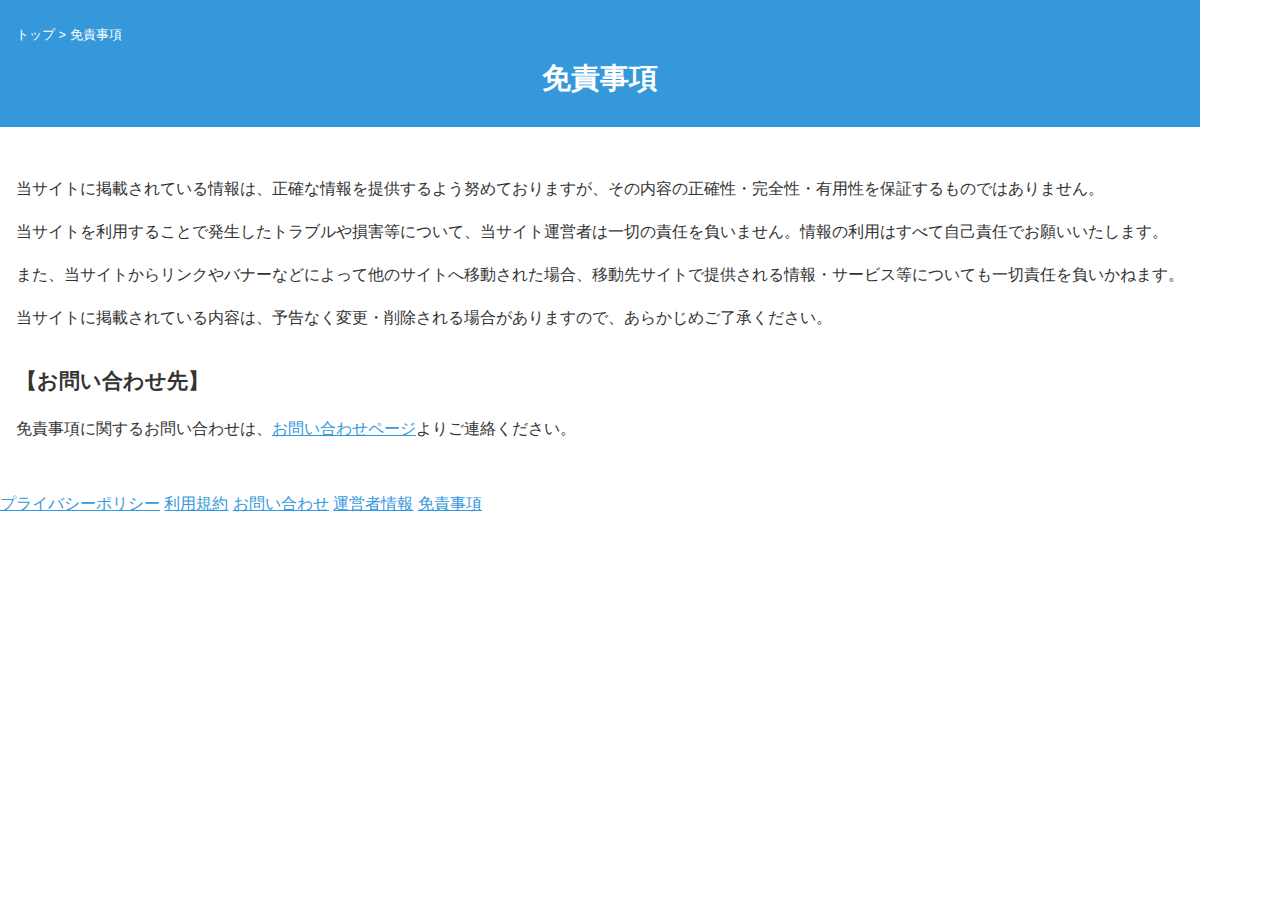
<file: disclaimer.html>
<!DOCTYPE html>
<html lang="ja">
<head>
  <meta charset="UTF-8" />
  <meta name="viewport" content="width=device-width, initial-scale=1.0"/>
  <title>免責事項</title>
  <link rel="stylesheet" href="styles.css" />
  <style>
    html, body {
      overflow-x: hidden;
      font-family: sans-serif;
      line-height: 1.7;
      margin: 0;
      padding: 0;
      background-color: #fff;
    }

    .header-section {
      background-color: #3498db;
      color: #fff;
      padding: 1.5rem 1rem;
      width: 100%;
      box-sizing: border-box;
    }

    .header-container {
      width: 100%;
    }

    .breadcrumb {
      font-size: 0.8rem;
      margin-bottom: 0.5rem;
      text-align: left;
    }

    .breadcrumb a {
      color: #fff;
      text-decoration: none;
    }

    .breadcrumb a:hover {
      text-decoration: underline;
    }

    h1 {
      font-size: 1.8rem;
      margin: 0;
      text-align: center;
      width: 100%;
    }

    .content {
      padding: 2rem 1rem;
      width: 100%;
      box-sizing: border-box;
    }

    h2 {
      font-size: 1.3rem;
      margin-top: 2rem;
    }

    a {
      color: #3498db;
      text-decoration: underline;
    }

    a:hover {
      text-decoration: none;
    }

    p {
      margin-top: 1rem;
    }
  </style>
</head>
<body>

  <div class="header-section">
    <div class="header-container">
      <div class="breadcrumb">
        <a href="/">トップ</a> &gt; 免責事項
      </div>
      <h1>免責事項</h1>
    </div>
  </div>

  <div class="content">
    <p>当サイトに掲載されている情報は、正確な情報を提供するよう努めておりますが、その内容の正確性・完全性・有用性を保証するものではありません。</p>
    <p>当サイトを利用することで発生したトラブルや損害等について、当サイト運営者は一切の責任を負いません。情報の利用はすべて自己責任でお願いいたします。</p>
    <p>また、当サイトからリンクやバナーなどによって他のサイトへ移動された場合、移動先サイトで提供される情報・サービス等についても一切責任を負いかねます。</p>
    <p>当サイトに掲載されている内容は、予告なく変更・削除される場合がありますので、あらかじめご了承ください。</p>

    <h2>【お問い合わせ先】</h2>
    <p>免責事項に関するお問い合わせは、<a href="/contact">お問い合わせページ</a>よりご連絡ください。</p>
  </div>

  <footer>
    <div class="footer-nav">
      <a href="/privacy-policy.html">プライバシーポリシー</a>
      <a href="/terms.html">利用規約</a>
      <a href="#campaign">お問い合わせ</a>
      <a href="#faq">運営者情報</a>
      <a href="/disclaimer.html">免責事項</a>
    </div>
  </footer>
</body>
</html>
</file>
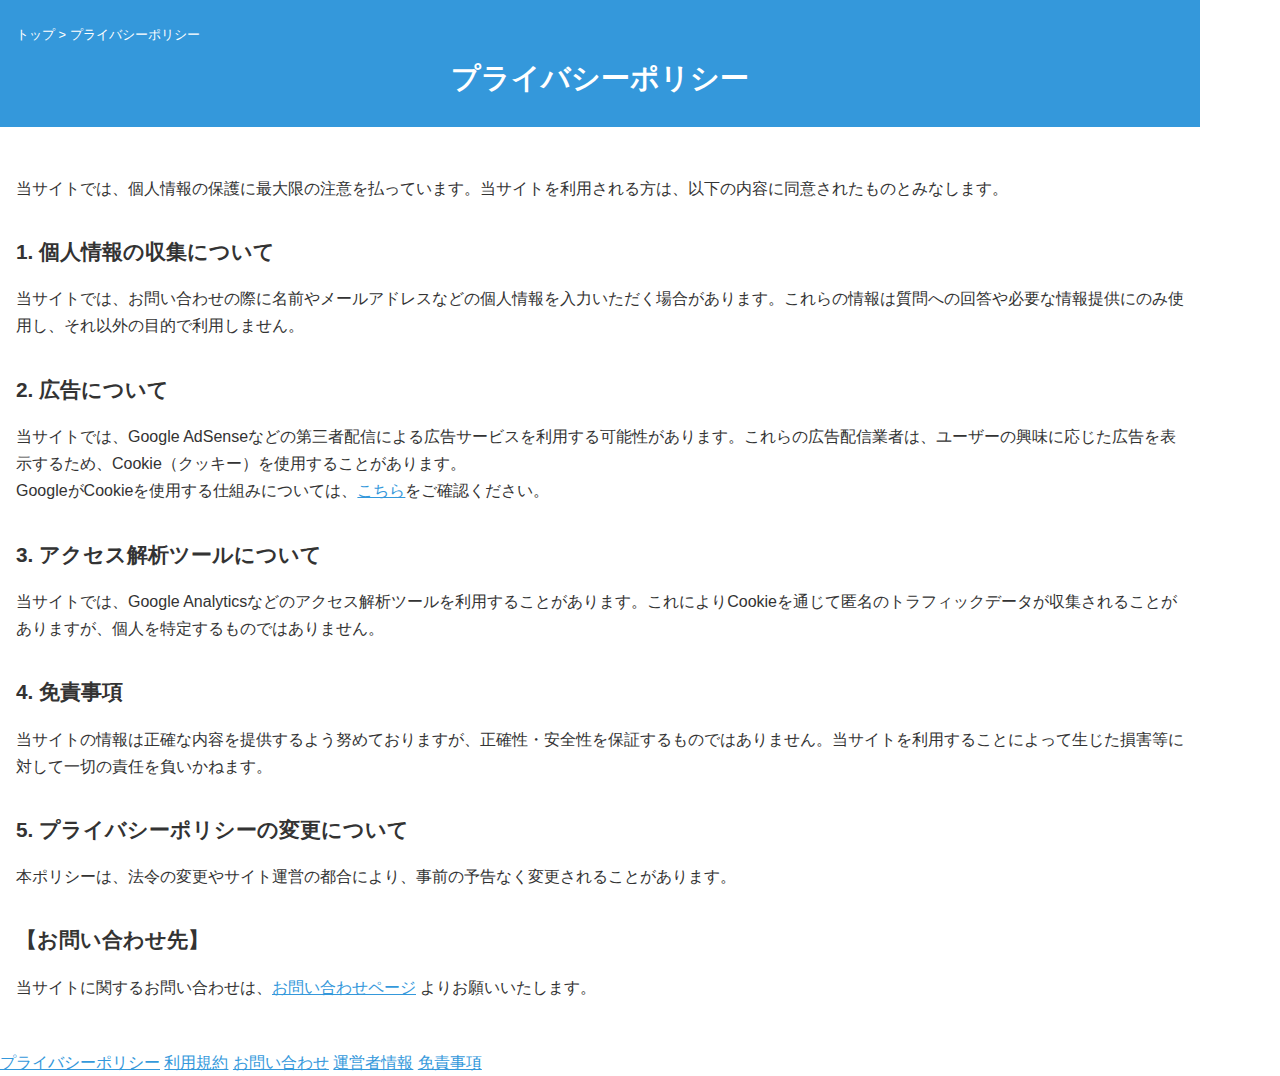
<file: privacy-policy.html>
<!DOCTYPE html>
<html lang="ja">
<head>
  <meta charset="UTF-8" />
  <meta name="viewport" content="width=device-width, initial-scals=1.0"/>
  <title>プライバシーポリシー</title>
  <link rel="stylesheet" href="styles.css" />
  <style>
    html, body {
      overflow-x: hidden; /* 横スクロール防止 */
      font-family: sans-serif;
      line-height: 1.7;
      margin: 0;
      padding: 0;
      background-color: #fff;
    }

    .header-section {
      background-color: #3498db;
      color: #fff;
      padding: 1.5rem 1rem;
      width: 100%;
      box-sizing: border-box;
    }

    .header-container {
      width: 100%;
    }

    .breadcrumb {
      font-size: 0.8rem;
      margin-bottom: 0.5rem;
      text-align: left; /* パンくずリストは左寄せ */
    }

    .breadcrumb a {
      color: #fff;
      text-decoration: none;
    }

    .breadcrumb a:hover {
      text-decoration: underline;
    }

    h1 {
      font-size: 1.8rem;
      margin: 0;
      text-align: center; /* 中央揃え */
      display: block;
      width: 100%;
    }

    .content {
      padding: 2rem 1rem;
      width: 100%;
      box-sizing: border-box;
    }

    h2 {
      font-size: 1.3rem;
      margin-top: 2rem;
    }

    a {
      color: #3498db;
      text-decoration: underline;
    }

    a:hover {
      text-decoration: none;
    }

    p {
      margin-top: 1rem;
    }
  </style>
</head>
<body>

  <div class="header-section">
    <div class="header-container">
      <div class="breadcrumb">
        <a href="/">トップ</a> &gt; プライバシーポリシー
      </div>
      <h1>プライバシーポリシー</h1>
    </div>
  </div>

  <div class="content">
    <p>当サイトでは、個人情報の保護に最大限の注意を払っています。当サイトを利用される方は、以下の内容に同意されたものとみなします。</p>

    <h2>1. 個人情報の収集について</h2>
    <p>当サイトでは、お問い合わせの際に名前やメールアドレスなどの個人情報を入力いただく場合があります。これらの情報は質問への回答や必要な情報提供にのみ使用し、それ以外の目的で利用しません。</p>

    <h2>2. 広告について</h2>
    <p>当サイトでは、Google AdSenseなどの第三者配信による広告サービスを利用する可能性があります。これらの広告配信業者は、ユーザーの興味に応じた広告を表示するため、Cookie（クッキー）を使用することがあります。<br>
    GoogleがCookieを使用する仕組みについては、<a href="https://policies.google.com/technologies/ads?hl=ja" target="_blank">こちら</a>をご確認ください。</p>

    <h2>3. アクセス解析ツールについて</h2>
    <p>当サイトでは、Google Analyticsなどのアクセス解析ツールを利用することがあります。これによりCookieを通じて匿名のトラフィックデータが収集されることがありますが、個人を特定するものではありません。</p>

    <h2>4. 免責事項</h2>
    <p>当サイトの情報は正確な内容を提供するよう努めておりますが、正確性・安全性を保証するものではありません。当サイトを利用することによって生じた損害等に対して一切の責任を負いかねます。</p>

    <h2>5. プライバシーポリシーの変更について</h2>
    <p>本ポリシーは、法令の変更やサイト運営の都合により、事前の予告なく変更されることがあります。</p>

    <h2>【お問い合わせ先】</h2>
    <p>当サイトに関するお問い合わせは、<a href="/contact">お問い合わせページ</a> よりお願いいたします。</p>
  </div>
  <footer>
    <div class="footer-nav">
      <a href="/privacy-policy.html">プライバシーポリシー</a>
      <a href="/terms.html">利用規約</a>
      <a href="#campaign">お問い合わせ</a>
      <a href="#faq">運営者情報</a>
      <a href="/disclaimer.html">免責事項</a>
    </div>
  </footer>
</body>
</html>
</file>
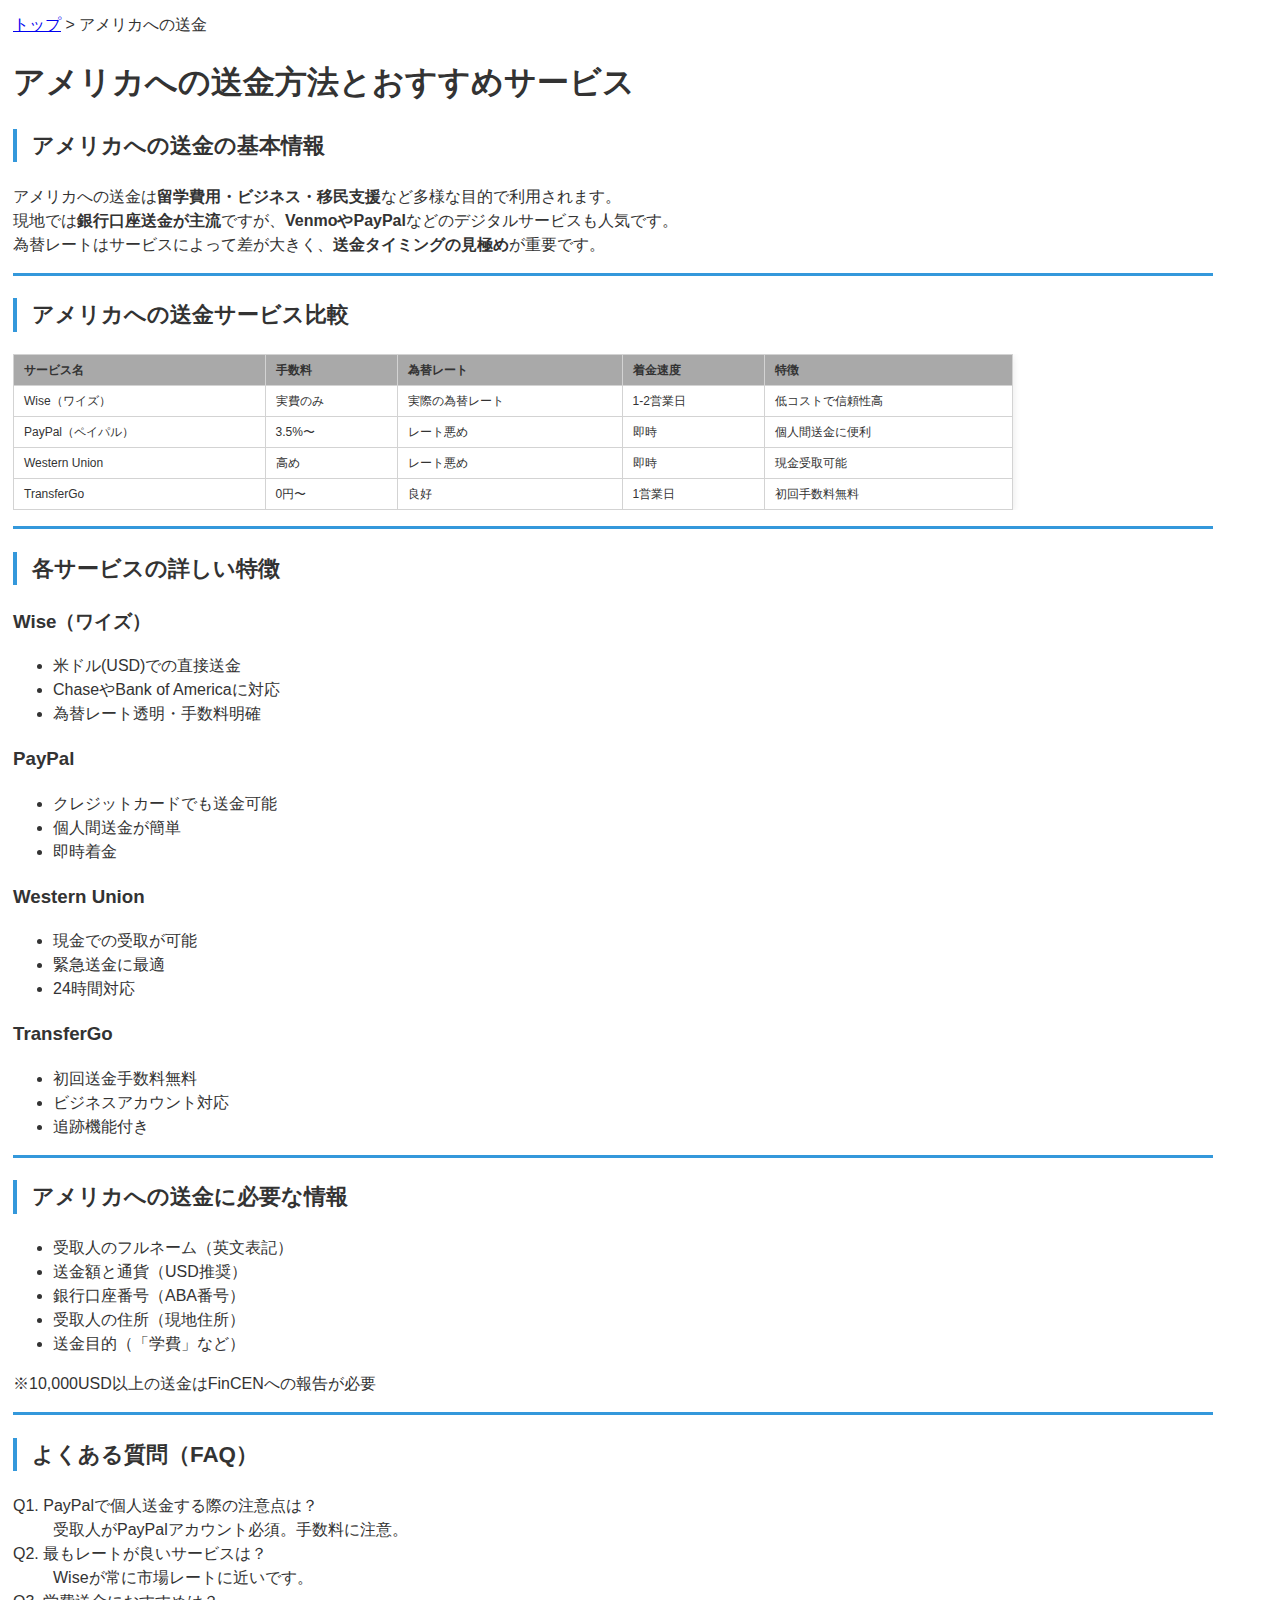
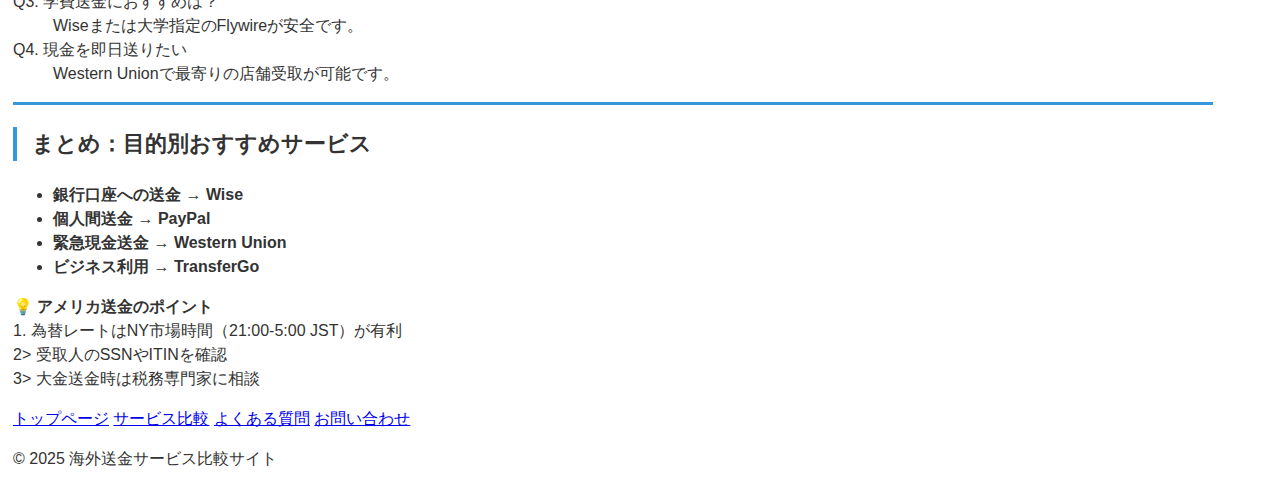
<file: send-money-to-america.html>
<!DOCTYPE html>
<html lang="ja">
<head>
  <meta charset="UTF-8">
  <meta name="viewport" content="width=device-width, initial-scale=1.0">
  <title>アメリカへの送金方法とおすすめサービス</title>
  <meta name="description" content="日本からアメリカへの送金方法と、Wise・PayPal・Western Union・TransferGoなどのおすすめ送金サービスを徹底比較。">
  <link rel="stylesheet" href="styles.css">
</head>
<body>

  <div class="full-width-section">
    <div class="container">
      <div class="breadcrumb"><a href="/">トップ</a> &gt; アメリカへの送金</div>
      <h1>アメリカへの送金方法とおすすめサービス</h1>
    </div>
  </div>

  <main>
    <section>
      <p class="service-heading">アメリカへの送金の基本情報</p>
      <p>
        アメリカへの送金は<strong>留学費用・ビジネス・移民支援</strong>など多様な目的で利用されます。<br>
        現地では<strong>銀行口座送金が主流</strong>ですが、<strong>VenmoやPayPal</strong>などのデジタルサービスも人気です。<br>
        為替レートはサービスによって差が大きく、<strong>送金タイミングの見極め</strong>が重要です。
      </p>
    </section>

    <hr class="chapter">

    <section>
      <p class="service-heading">アメリカへの送金サービス比較</p>
      <div class="responsive-table-container">
        <table class="responsive-table">
          <thead>
            <tr>
              <th>サービス名</th>
              <th>手数料</th>
              <th>為替レート</th>
              <th>着金速度</th>
              <th>特徴</th>
            </tr>
          </thead>
          <tbody>
            <tr>
              <td>Wise（ワイズ）</td>
              <td>実費のみ</td>
              <td>実際の為替レート</td>
              <td>1-2営業日</td>
              <td>低コストで信頼性高</td>
            </tr>
            <tr>
              <td>PayPal（ペイパル）</td>
              <td>3.5%〜</td>
              <td>レート悪め</td>
              <td>即時</td>
              <td>個人間送金に便利</td>
            </tr>
            <tr>
              <td>Western Union</td>
              <td>高め</td>
              <td>レート悪め</td>
              <td>即時</td>
              <td>現金受取可能</td>
            </tr>
            <tr>
              <td>TransferGo</td>
              <td>0円〜</td>
              <td>良好</td>
              <td>1営業日</td>
              <td>初回手数料無料</td>
            </tr>
          </tbody>
        </table>
      </div>
    </section>

    <hr class="chapter">

    <section>
      <p class="service-heading">各サービスの詳しい特徴</p>
      <div class="service-card-container">

        <div class="service-card">
          <h3>Wise（ワイズ）</h3>
          <ul>
            <li>米ドル(USD)での直接送金</li>
            <li>ChaseやBank of Americaに対応</li>
            <li>為替レート透明・手数料明確</li>
          </ul>
        </div>

        <div class="service-card">
          <h3>PayPal</h3>
          <ul>
            <li>クレジットカードでも送金可能</li>
            <li>個人間送金が簡単</li>
            <li>即時着金</li>
          </ul>
        </div>

        <div class="service-card">
          <h3>Western Union</h3>
          <ul>
            <li>現金での受取が可能</li>
            <li>緊急送金に最適</li>
            <li>24時間対応</li>
          </ul>
        </div>

        <div class="service-card">
          <h3>TransferGo</h3>
          <ul>
            <li>初回送金手数料無料</li>
            <li>ビジネスアカウント対応</li>
            <li>追跡機能付き</li>
          </ul>
        </div>

      </div>
    </section>

    <hr class="chapter">

    <section>
      <p class="service-heading">アメリカへの送金に必要な情報</p>
      <ul>
        <li>受取人のフルネーム（英文表記）</li>
        <li>送金額と通貨（USD推奨）</li>
        <li>銀行口座番号（ABA番号）</li>
        <li>受取人の住所（現地住所）</li>
        <li>送金目的（「学費」など）</li>
      </ul>
      <p class="notice-text">※10,000USD以上の送金はFinCENへの報告が必要</p>
    </section>

    <hr class="chapter">

    <section>
      <p class="service-heading">よくある質問（FAQ）</p>
      <dl>
        <dt>Q1. PayPalで個人送金する際の注意点は？</dt>
        <dd>受取人がPayPalアカウント必須。手数料に注意。</dd>

        <dt>Q2. 最もレートが良いサービスは？</dt>
        <dd>Wiseが常に市場レートに近いです。</dd>

        <dt>Q3. 学費送金におすすめは？</dt>
        <dd>Wiseまたは大学指定のFlywireが安全です。</dd>

        <dt>Q4. 現金を即日送りたい</dt>
        <dd>Western Unionで最寄りの店舗受取が可能です。</dd>
      </dl>
    </section>

    <hr class="chapter">

    <section>
      <p class="service-heading">まとめ：目的別おすすめサービス</p>
      <ul>
        <li><strong>銀行口座への送金 → Wise</strong></li>
        <li><strong>個人間送金 → PayPal</strong></li>
        <li><strong>緊急現金送金 → Western Union</strong></li>
        <li><strong>ビジネス利用 → TransferGo</strong></li>
      </ul>
      <div class="tip-box">
        <p>💡 <strong>アメリカ送金のポイント</strong><br>
        1. 為替レートはNY市場時間（21:00-5:00 JST）が有利<br>
        2> 受取人のSSNやITINを確認<br>
        3> 大金送金時は税務専門家に相談</p>
      </div>
    </section>
  </main>

  <footer>
    <div class="footer-nav">
      <a href="/">トップページ</a>
      <a href="/compare">サービス比較</a>
      <a href="/faq">よくある質問</a>
      <a href="/contact">お問い合わせ</a>
    </div>
    <p>&copy; 2025 海外送金サービス比較サイト</p>
  </footer>

</body>
</html>
</file>
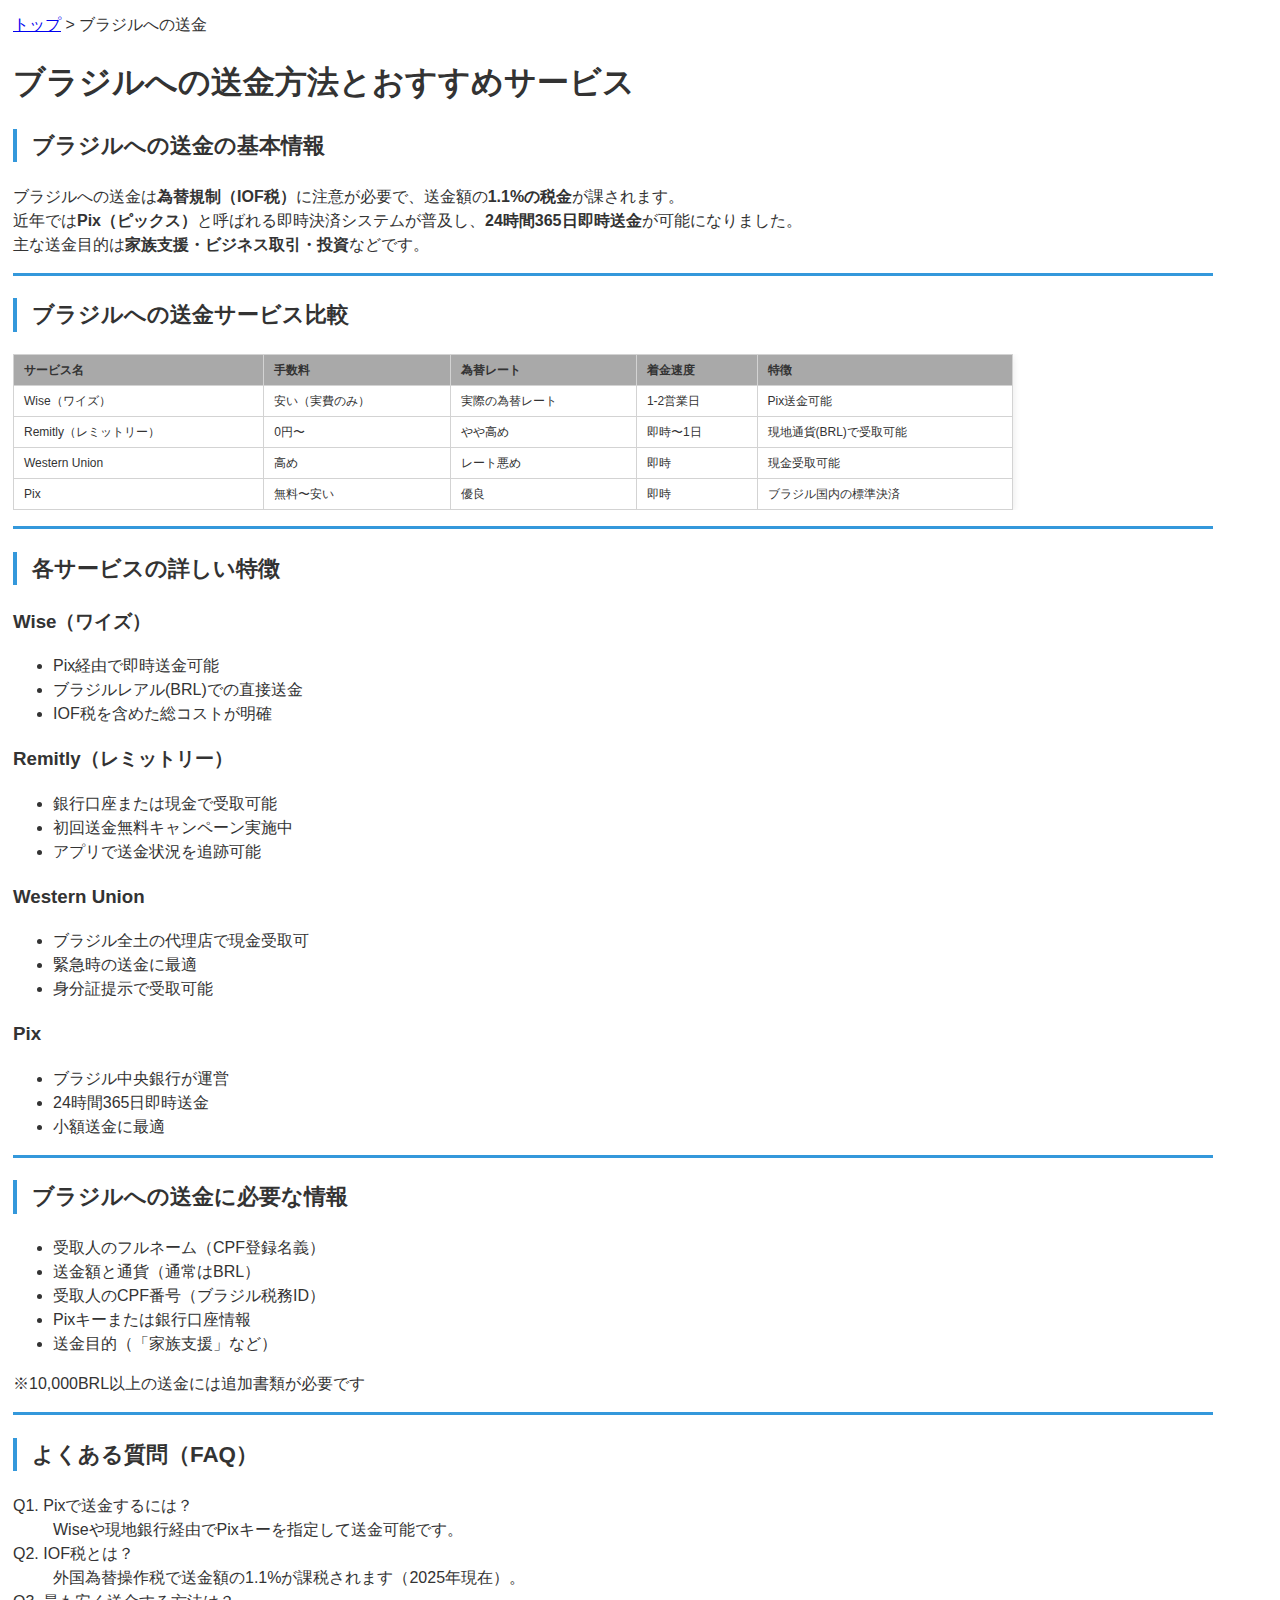
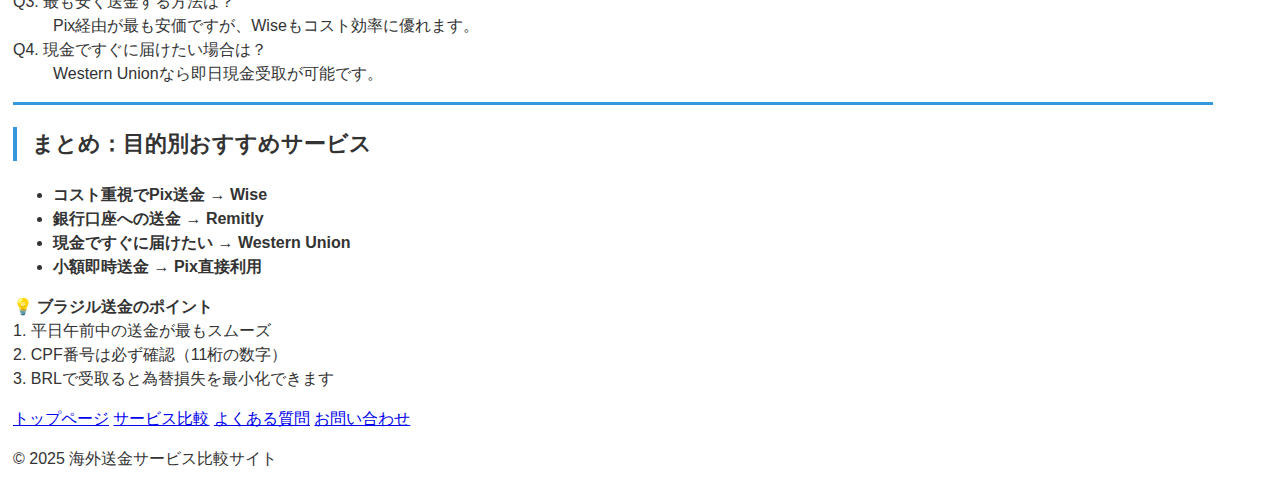
<file: send-money-to-brazil.html>
<!DOCTYPE html>
<html lang="ja">
<head>
  <meta charset="UTF-8">
  <meta name="viewport" content="width=device-width, initial-scale=1.0">
  <title>ブラジルへの送金方法とおすすめサービス</title>
  <meta name="description" content="日本からブラジルへの送金方法と、Wise・Remitly・Western Union・Pixなどのおすすめ送金サービスを徹底比較。">
  <link rel="stylesheet" href="styles.css">
</head>
<body>

  <div class="full-width-section">
    <div class="container">
      <div class="breadcrumb"><a href="/">トップ</a> &gt; ブラジルへの送金</div>
      <h1>ブラジルへの送金方法とおすすめサービス</h1>
    </div>
  </div>

  <main>
    <section>
      <p class="service-heading">ブラジルへの送金の基本情報</p>
      <p>
        ブラジルへの送金は<strong>為替規制（IOF税）</strong>に注意が必要で、送金額の<strong>1.1%の税金</strong>が課されます。<br>
        近年では<strong>Pix（ピックス）</strong>と呼ばれる即時決済システムが普及し、<strong>24時間365日即時送金</strong>が可能になりました。<br>
        主な送金目的は<strong>家族支援・ビジネス取引・投資</strong>などです。
      </p>
    </section>

    <hr class="chapter">

    <section>
      <p class="service-heading">ブラジルへの送金サービス比較</p>
      <div class="responsive-table-container">
        <table class="responsive-table">
          <thead>
            <tr>
              <th>サービス名</th>
              <th>手数料</th>
              <th>為替レート</th>
              <th>着金速度</th>
              <th>特徴</th>
            </tr>
          </thead>
          <tbody>
            <tr>
              <td>Wise（ワイズ）</td>
              <td>安い（実費のみ）</td>
              <td>実際の為替レート</td>
              <td>1-2営業日</td>
              <td>Pix送金可能</td>
            </tr>
            <tr>
              <td>Remitly（レミットリー）</td>
              <td>0円〜</td>
              <td>やや高め</td>
              <td>即時〜1日</td>
              <td>現地通貨(BRL)で受取可能</td>
            </tr>
            <tr>
              <td>Western Union</td>
              <td>高め</td>
              <td>レート悪め</td>
              <td>即時</td>
              <td>現金受取可能</td>
            </tr>
            <tr>
              <td>Pix</td>
              <td>無料〜安い</td>
              <td>優良</td>
              <td>即時</td>
              <td>ブラジル国内の標準決済</td>
            </tr>
          </tbody>
        </table>
      </div>
    </section>

    <hr class="chapter">

    <section>
      <p class="service-heading">各サービスの詳しい特徴</p>
      <div class="service-card-container">

        <div class="service-card">
          <h3>Wise（ワイズ）</h3>
          <ul>
            <li>Pix経由で即時送金可能</li>
            <li>ブラジルレアル(BRL)での直接送金</li>
            <li>IOF税を含めた総コストが明確</li>
          </ul>
        </div>

        <div class="service-card">
          <h3>Remitly（レミットリー）</h3>
          <ul>
            <li>銀行口座または現金で受取可能</li>
            <li>初回送金無料キャンペーン実施中</li>
            <li>アプリで送金状況を追跡可能</li>
          </ul>
        </div>

        <div class="service-card">
          <h3>Western Union</h3>
          <ul>
            <li>ブラジル全土の代理店で現金受取可</li>
            <li>緊急時の送金に最適</li>
            <li>身分証提示で受取可能</li>
          </ul>
        </div>

        <div class="service-card">
          <h3>Pix</h3>
          <ul>
            <li>ブラジル中央銀行が運営</li>
            <li>24時間365日即時送金</li>
            <li>小額送金に最適</li>
          </ul>
        </div>

      </div>
    </section>

    <hr class="chapter">

    <section>
      <p class="service-heading">ブラジルへの送金に必要な情報</p>
      <ul>
        <li>受取人のフルネーム（CPF登録名義）</li>
        <li>送金額と通貨（通常はBRL）</li>
        <li>受取人のCPF番号（ブラジル税務ID）</li>
        <li>Pixキーまたは銀行口座情報</li>
        <li>送金目的（「家族支援」など）</li>
      </ul>
      <p class="notice-text">※10,000BRL以上の送金には追加書類が必要です</p>
    </section>

    <hr class="chapter">

    <section>
      <p class="service-heading">よくある質問（FAQ）</p>
      <dl>
        <dt>Q1. Pixで送金するには？</dt>
        <dd>Wiseや現地銀行経由でPixキーを指定して送金可能です。</dd>

        <dt>Q2. IOF税とは？</dt>
        <dd>外国為替操作税で送金額の1.1%が課税されます（2025年現在）。</dd>

        <dt>Q3. 最も安く送金する方法は？</dt>
        <dd>Pix経由が最も安価ですが、Wiseもコスト効率に優れます。</dd>

        <dt>Q4. 現金ですぐに届けたい場合は？</dt>
        <dd>Western Unionなら即日現金受取が可能です。</dd>
      </dl>
    </section>

    <hr class="chapter">

    <section>
      <p class="service-heading">まとめ：目的別おすすめサービス</p>
      <ul>
        <li><strong>コスト重視でPix送金 → Wise</strong></li>
        <li><strong>銀行口座への送金 → Remitly</strong></li>
        <li><strong>現金ですぐに届けたい → Western Union</strong></li>
        <li><strong>小額即時送金 → Pix直接利用</strong></li>
      </ul>
      <div class="tip-box">
        <p>💡 <strong>ブラジル送金のポイント</strong><br>
        1. 平日午前中の送金が最もスムーズ<br>
        2. CPF番号は必ず確認（11桁の数字）<br>
        3. BRLで受取ると為替損失を最小化できます</p>
      </div>
    </section>
  </main>

  <footer>
    <div class="footer-nav">
      <a href="/">トップページ</a>
      <a href="/compare">サービス比較</a>
      <a href="/faq">よくある質問</a>
      <a href="/contact">お問い合わせ</a>
    </div>
    <p>&copy; 2025 海外送金サービス比較サイト</p>
  </footer>

</body>
</html>
</file>
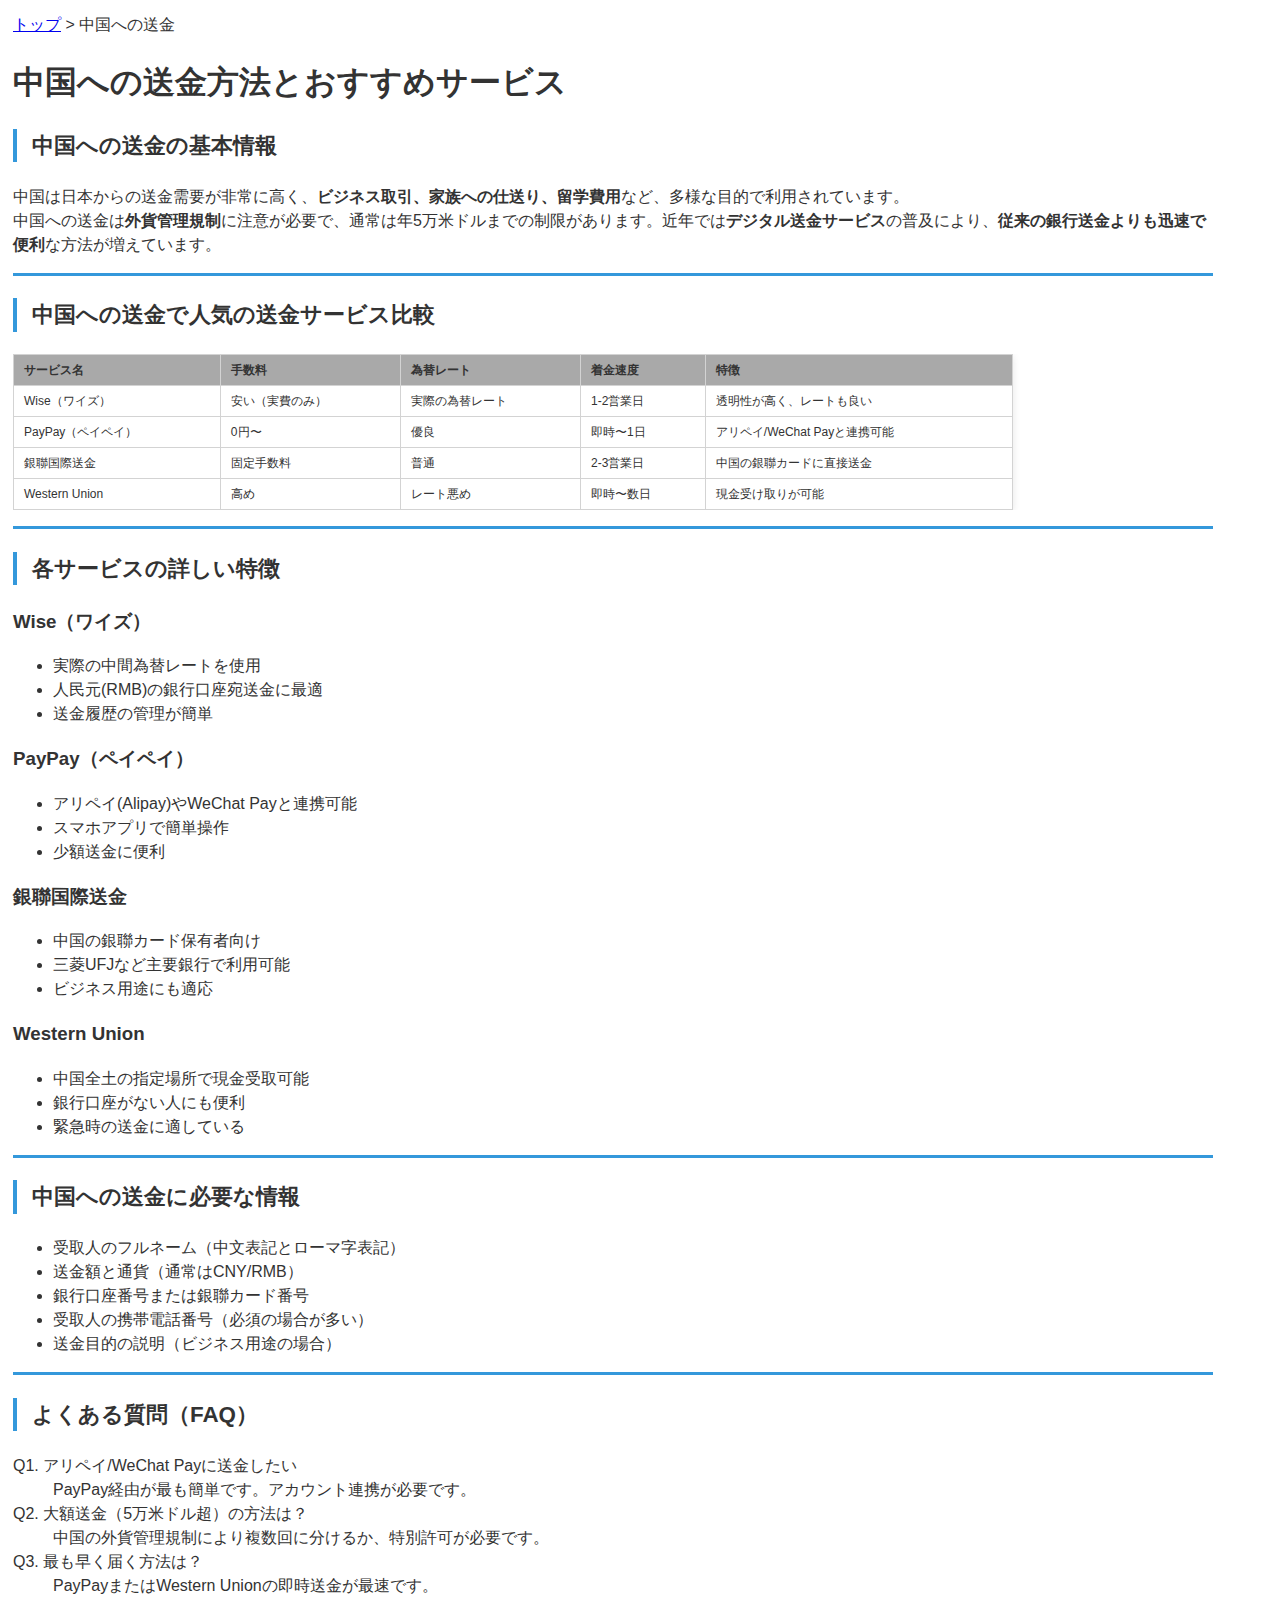
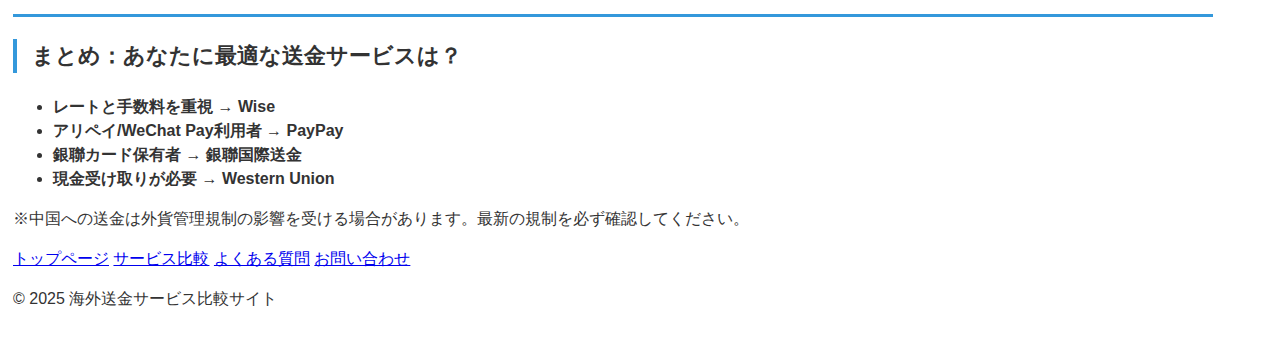
<file: send-money-to-china.html>
<!DOCTYPE html>
<html lang="ja">
<head>
  <meta charset="UTF-8">
  <meta name="viewport" content="width=device-width, initial-scale=1.0">
  <title>中国への送金方法とおすすめサービス</title>
  <meta name="description" content="日本から中国への送金方法と、Wise・PayPay・銀聯・Western Unionなどのおすすめ送金サービスを徹底比較。">
  <link rel="stylesheet" href="styles.css">
</head>
<body>

  <div class="full-width-section">
    <div class="container">
      <div class="breadcrumb"><a href="/">トップ</a> &gt; 中国への送金</div>
      <h1>中国への送金方法とおすすめサービス</h1>
    </div>
  </div>

  <main>
    <section>
      <p class="service-heading">中国への送金の基本情報</p>
      <p>
        中国は日本からの送金需要が非常に高く、<strong>ビジネス取引、家族への仕送り、留学費用</strong>など、多様な目的で利用されています。<br>
        中国への送金は<strong>外貨管理規制</strong>に注意が必要で、通常は年5万米ドルまでの制限があります。近年では<strong>デジタル送金サービス</strong>の普及により、<strong>従来の銀行送金よりも迅速で便利</strong>な方法が増えています。
      </p>
    </section>

    <hr class="chapter">

    <section>
      <p class="service-heading">中国への送金で人気の送金サービス比較</p>
      <div class="responsive-table-container">
        <table class="responsive-table">
          <thead>
            <tr>
              <th>サービス名</th>
              <th>手数料</th>
              <th>為替レート</th>
              <th>着金速度</th>
              <th>特徴</th>
            </tr>
          </thead>
          <tbody>
            <tr>
              <td>Wise（ワイズ）</td>
              <td>安い（実費のみ）</td>
              <td>実際の為替レート</td>
              <td>1-2営業日</td>
              <td>透明性が高く、レートも良い</td>
            </tr>
            <tr>
              <td>PayPay（ペイペイ）</td>
              <td>0円〜</td>
              <td>優良</td>
              <td>即時〜1日</td>
              <td>アリペイ/WeChat Payと連携可能</td>
            </tr>
            <tr>
              <td>銀聯国際送金</td>
              <td>固定手数料</td>
              <td>普通</td>
              <td>2-3営業日</td>
              <td>中国の銀聯カードに直接送金</td>
            </tr>
            <tr>
              <td>Western Union</td>
              <td>高め</td>
              <td>レート悪め</td>
              <td>即時〜数日</td>
              <td>現金受け取りが可能</td>
            </tr>
          </tbody>
        </table>
      </div>
    </section>

    <hr class="chapter">

    <section>
      <p class="service-heading">各サービスの詳しい特徴</p>
      <div class="service-card-container">

        <div class="service-card">
          <h3>Wise（ワイズ）</h3>
          <ul>
            <li>実際の中間為替レートを使用</li>
            <li>人民元(RMB)の銀行口座宛送金に最適</li>
            <li>送金履歴の管理が簡単</li>
          </ul>
        </div>

        <div class="service-card">
          <h3>PayPay（ペイペイ）</h3>
          <ul>
            <li>アリペイ(Alipay)やWeChat Payと連携可能</li>
            <li>スマホアプリで簡単操作</li>
            <li>少額送金に便利</li>
          </ul>
        </div>

        <div class="service-card">
          <h3>銀聯国際送金</h3>
          <ul>
            <li>中国の銀聯カード保有者向け</li>
            <li>三菱UFJなど主要銀行で利用可能</li>
            <li>ビジネス用途にも適応</li>
          </ul>
        </div>

        <div class="service-card">
          <h3>Western Union</h3>
          <ul>
            <li>中国全土の指定場所で現金受取可能</li>
            <li>銀行口座がない人にも便利</li>
            <li>緊急時の送金に適している</li>
          </ul>
        </div>

      </div>
    </section>

    <hr class="chapter">

    <section>
      <p class="service-heading">中国への送金に必要な情報</p>
      <ul>
        <li>受取人のフルネーム（中文表記とローマ字表記）</li>
        <li>送金額と通貨（通常はCNY/RMB）</li>
        <li>銀行口座番号または銀聯カード番号</li>
        <li>受取人の携帯電話番号（必須の場合が多い）</li>
        <li>送金目的の説明（ビジネス用途の場合）</li>
      </ul>
    </section>

    <hr class="chapter">

    <section>
      <p class="service-heading">よくある質問（FAQ）</p>
      <dl>
        <dt>Q1. アリペイ/WeChat Payに送金したい</dt>
        <dd>PayPay経由が最も簡単です。アカウント連携が必要です。</dd>

        <dt>Q2. 大額送金（5万米ドル超）の方法は？</dt>
        <dd>中国の外貨管理規制により複数回に分けるか、特別許可が必要です。</dd>

        <dt>Q3. 最も早く届く方法は？</dt>
        <dd>PayPayまたはWestern Unionの即時送金が最速です。</dd>
      </dl>
    </section>

    <hr class="chapter">

    <section>
      <p class="service-heading">まとめ：あなたに最適な送金サービスは？</p>
      <ul>
        <li><strong>レートと手数料を重視 → Wise</strong></li>
        <li><strong>アリペイ/WeChat Pay利用者 → PayPay</strong></li>
        <li><strong>銀聯カード保有者 → 銀聯国際送金</strong></li>
        <li><strong>現金受け取りが必要 → Western Union</strong></li>
      </ul>
      <p class="notice-text">※中国への送金は外貨管理規制の影響を受ける場合があります。最新の規制を必ず確認してください。</p>
    </section>
  </main>

  <footer>
    <div class="footer-nav">
      <a href="/">トップページ</a>
      <a href="/compare">サービス比較</a>
      <a href="/faq">よくある質問</a>
      <a href="/contact">お問い合わせ</a>
    </div>
    <p>&copy; 2025 海外送金サービス比較サイト</p>
  </footer>

</body>
</html>
</file>
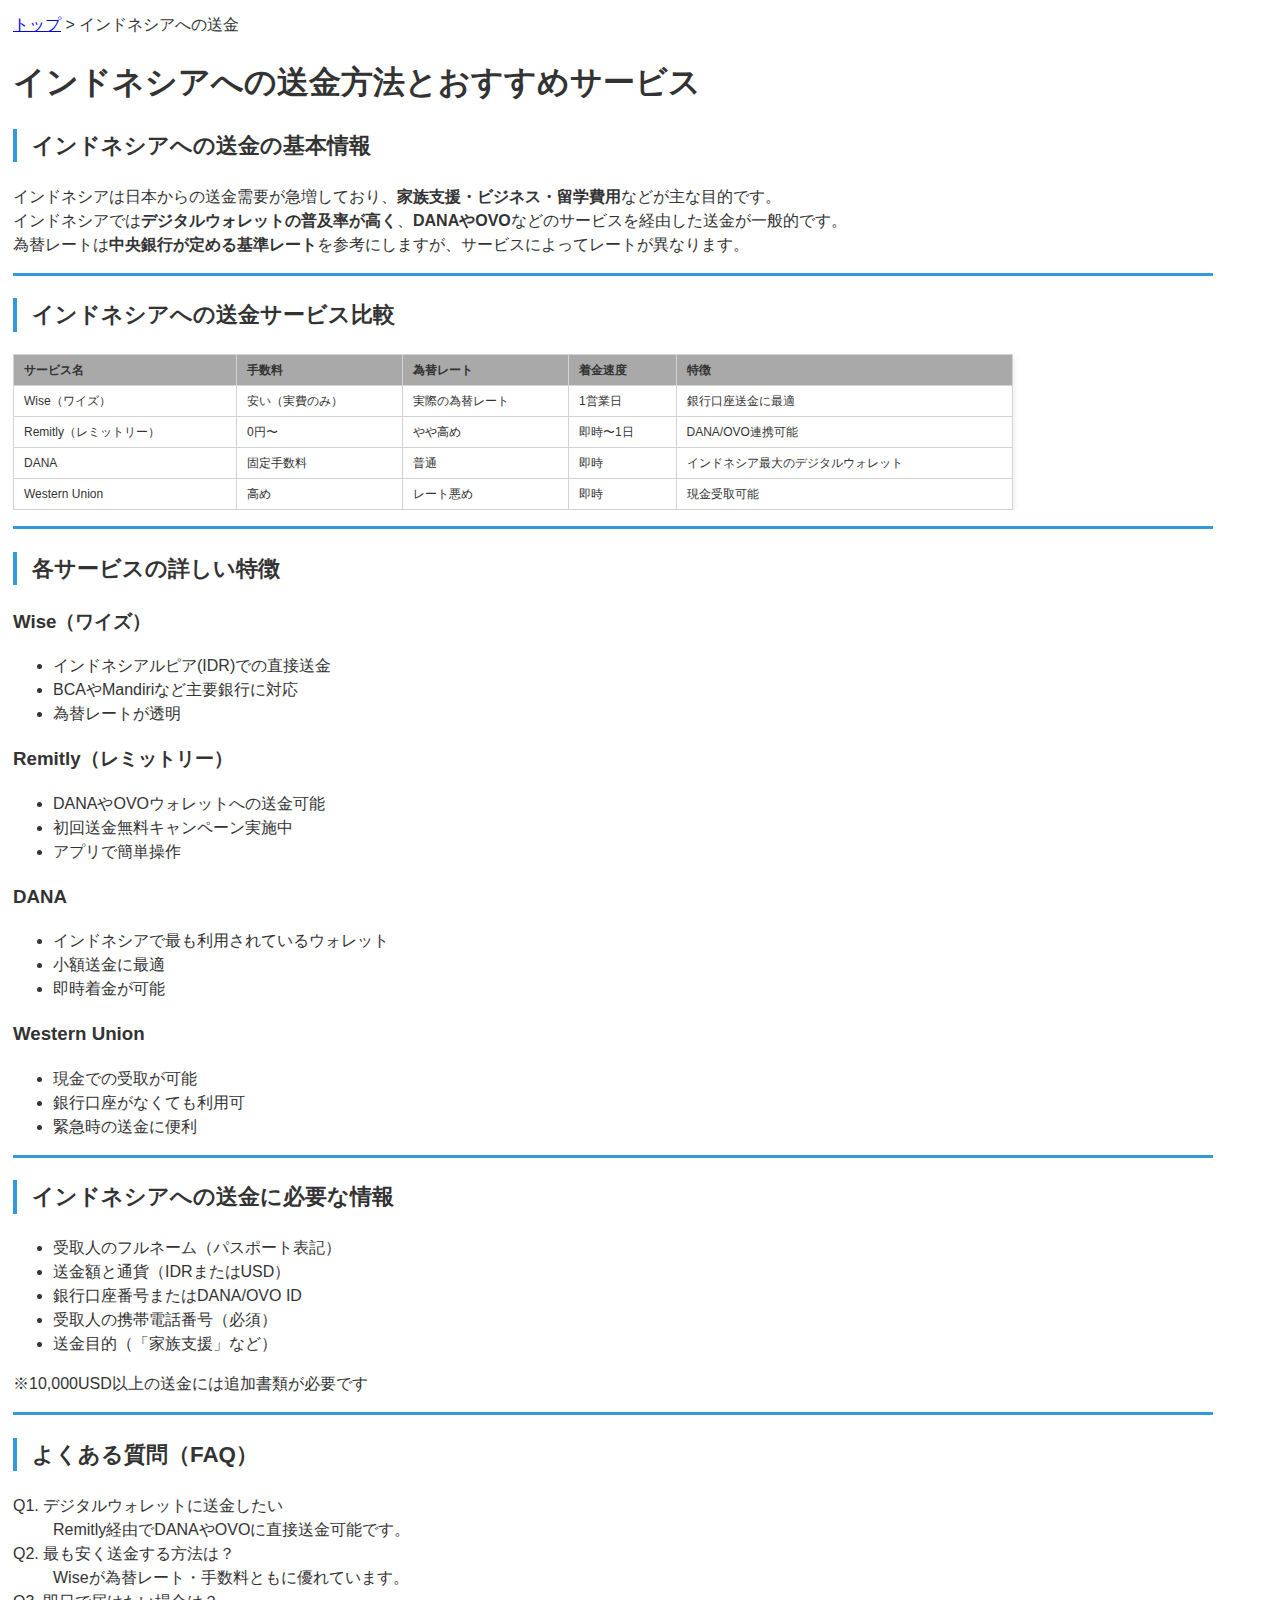
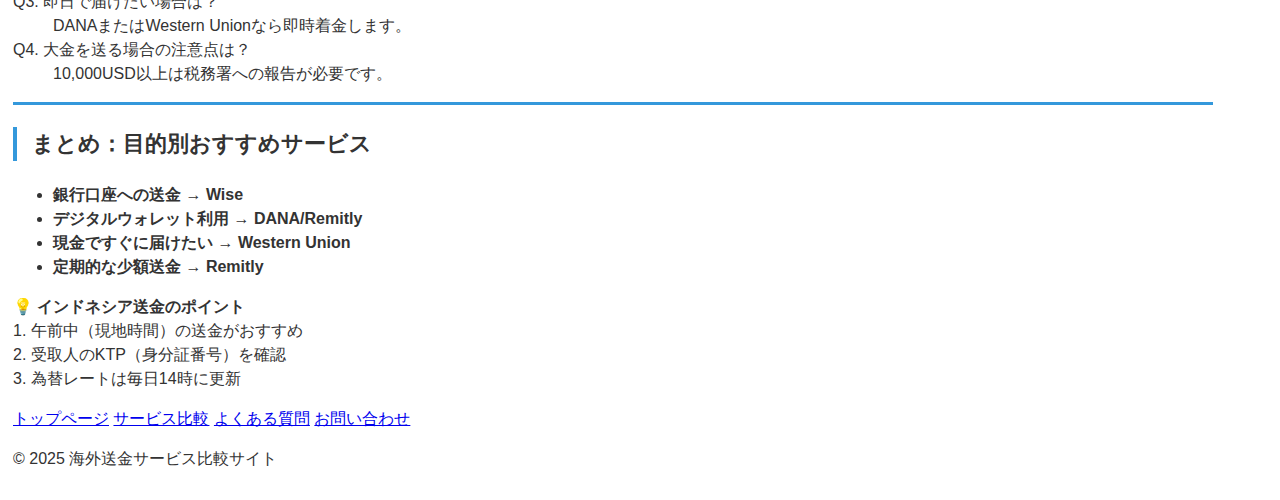
<file: send-money-to-indonesia.html>
<!DOCTYPE html>
<html lang="ja">
<head>
  <meta charset="UTF-8">
  <meta name="viewport" content="width=device-width, initial-scale=1.0">
  <title>インドネシアへの送金方法とおすすめサービス</title>
  <meta name="description" content="日本からインドネシアへの送金方法と、Wise・Remitly・DANA・Western Unionなどのおすすめ送金サービスを徹底比較。">
  <link rel="stylesheet" href="styles.css">
</head>
<body>

  <div class="full-width-section">
    <div class="container">
      <div class="breadcrumb"><a href="/">トップ</a> &gt; インドネシアへの送金</div>
      <h1>インドネシアへの送金方法とおすすめサービス</h1>
    </div>
  </div>

  <main>
    <section>
      <p class="service-heading">インドネシアへの送金の基本情報</p>
      <p>
        インドネシアは日本からの送金需要が急増しており、<strong>家族支援・ビジネス・留学費用</strong>などが主な目的です。<br>
        インドネシアでは<strong>デジタルウォレットの普及率が高く</strong>、<strong>DANAやOVO</strong>などのサービスを経由した送金が一般的です。<br>
        為替レートは<strong>中央銀行が定める基準レート</strong>を参考にしますが、サービスによってレートが異なります。
      </p>
    </section>

    <hr class="chapter">

    <section>
      <p class="service-heading">インドネシアへの送金サービス比較</p>
      <div class="responsive-table-container">
        <table class="responsive-table">
          <thead>
            <tr>
              <th>サービス名</th>
              <th>手数料</th>
              <th>為替レート</th>
              <th>着金速度</th>
              <th>特徴</th>
            </tr>
          </thead>
          <tbody>
            <tr>
              <td>Wise（ワイズ）</td>
              <td>安い（実費のみ）</td>
              <td>実際の為替レート</td>
              <td>1営業日</td>
              <td>銀行口座送金に最適</td>
            </tr>
            <tr>
              <td>Remitly（レミットリー）</td>
              <td>0円〜</td>
              <td>やや高め</td>
              <td>即時〜1日</td>
              <td>DANA/OVO連携可能</td>
            </tr>
            <tr>
              <td>DANA</td>
              <td>固定手数料</td>
              <td>普通</td>
              <td>即時</td>
              <td>インドネシア最大のデジタルウォレット</td>
            </tr>
            <tr>
              <td>Western Union</td>
              <td>高め</td>
              <td>レート悪め</td>
              <td>即時</td>
              <td>現金受取可能</td>
            </tr>
          </tbody>
        </table>
      </div>
    </section>

    <hr class="chapter">

    <section>
      <p class="service-heading">各サービスの詳しい特徴</p>
      <div class="service-card-container">

        <div class="service-card">
          <h3>Wise（ワイズ）</h3>
          <ul>
            <li>インドネシアルピア(IDR)での直接送金</li>
            <li>BCAやMandiriなど主要銀行に対応</li>
            <li>為替レートが透明</li>
          </ul>
        </div>

        <div class="service-card">
          <h3>Remitly（レミットリー）</h3>
          <ul>
            <li>DANAやOVOウォレットへの送金可能</li>
            <li>初回送金無料キャンペーン実施中</li>
            <li>アプリで簡単操作</li>
          </ul>
        </div>

        <div class="service-card">
          <h3>DANA</h3>
          <ul>
            <li>インドネシアで最も利用されているウォレット</li>
            <li>小額送金に最適</li>
            <li>即時着金が可能</li>
          </ul>
        </div>

        <div class="service-card">
          <h3>Western Union</h3>
          <ul>
            <li>現金での受取が可能</li>
            <li>銀行口座がなくても利用可</li>
            <li>緊急時の送金に便利</li>
          </ul>
        </div>

      </div>
    </section>

    <hr class="chapter">

    <section>
      <p class="service-heading">インドネシアへの送金に必要な情報</p>
      <ul>
        <li>受取人のフルネーム（パスポート表記）</li>
        <li>送金額と通貨（IDRまたはUSD）</li>
        <li>銀行口座番号またはDANA/OVO ID</li>
        <li>受取人の携帯電話番号（必須）</li>
        <li>送金目的（「家族支援」など）</li>
      </ul>
      <p class="notice-text">※10,000USD以上の送金には追加書類が必要です</p>
    </section>

    <hr class="chapter">

    <section>
      <p class="service-heading">よくある質問（FAQ）</p>
      <dl>
        <dt>Q1. デジタルウォレットに送金したい</dt>
        <dd>Remitly経由でDANAやOVOに直接送金可能です。</dd>

        <dt>Q2. 最も安く送金する方法は？</dt>
        <dd>Wiseが為替レート・手数料ともに優れています。</dd>

        <dt>Q3. 即日で届けたい場合は？</dt>
        <dd>DANAまたはWestern Unionなら即時着金します。</dd>

        <dt>Q4. 大金を送る場合の注意点は？</dt>
        <dd>10,000USD以上は税務署への報告が必要です。</dd>
      </dl>
    </section>

    <hr class="chapter">

    <section>
      <p class="service-heading">まとめ：目的別おすすめサービス</p>
      <ul>
        <li><strong>銀行口座への送金 → Wise</strong></li>
        <li><strong>デジタルウォレット利用 → DANA/Remitly</strong></li>
        <li><strong>現金ですぐに届けたい → Western Union</strong></li>
        <li><strong>定期的な少額送金 → Remitly</strong></li>
      </ul>
      <div class="tip-box">
        <p>💡 <strong>インドネシア送金のポイント</strong><br>
        1. 午前中（現地時間）の送金がおすすめ<br>
        2. 受取人のKTP（身分証番号）を確認<br>
        3. 為替レートは毎日14時に更新</p>
      </div>
    </section>
  </main>

  <footer>
    <div class="footer-nav">
      <a href="/">トップページ</a>
      <a href="/compare">サービス比較</a>
      <a href="/faq">よくある質問</a>
      <a href="/contact">お問い合わせ</a>
    </div>
    <p>&copy; 2025 海外送金サービス比較サイト</p>
  </footer>

</body>
</html>
</file>
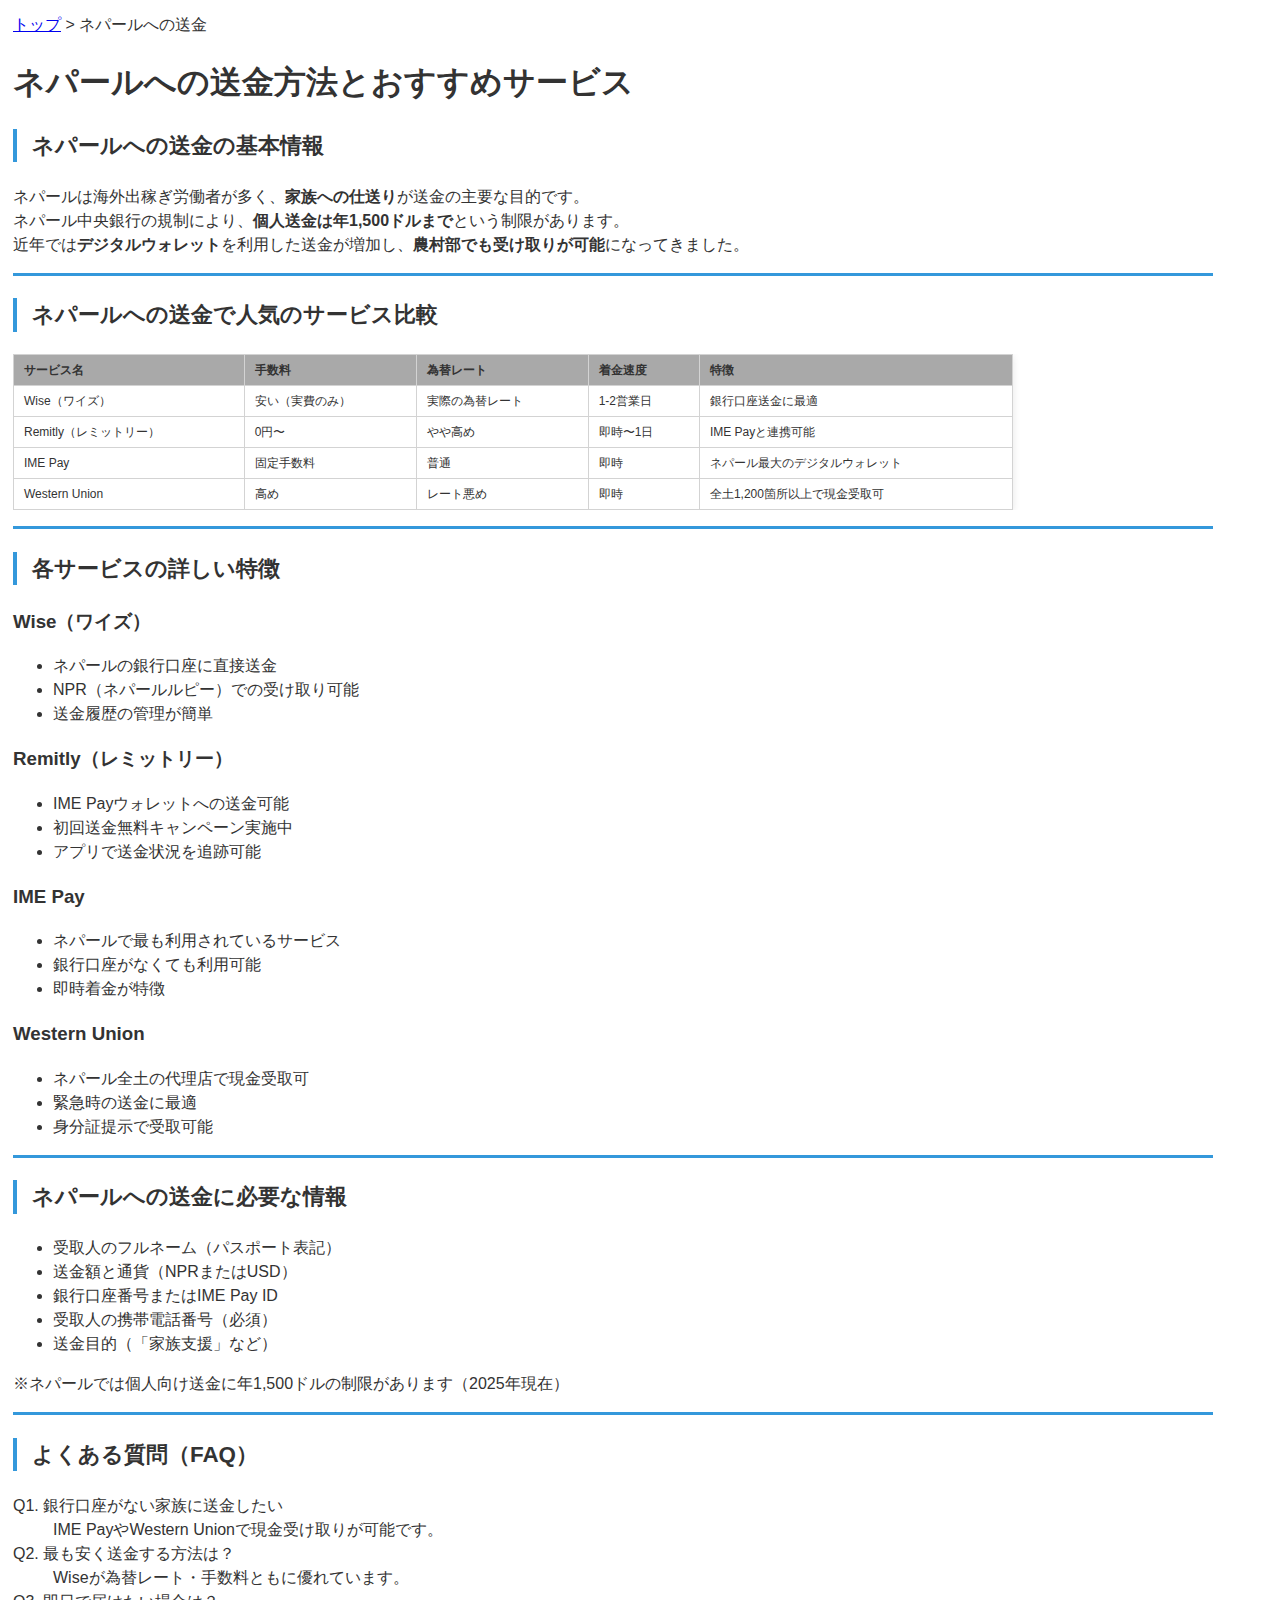
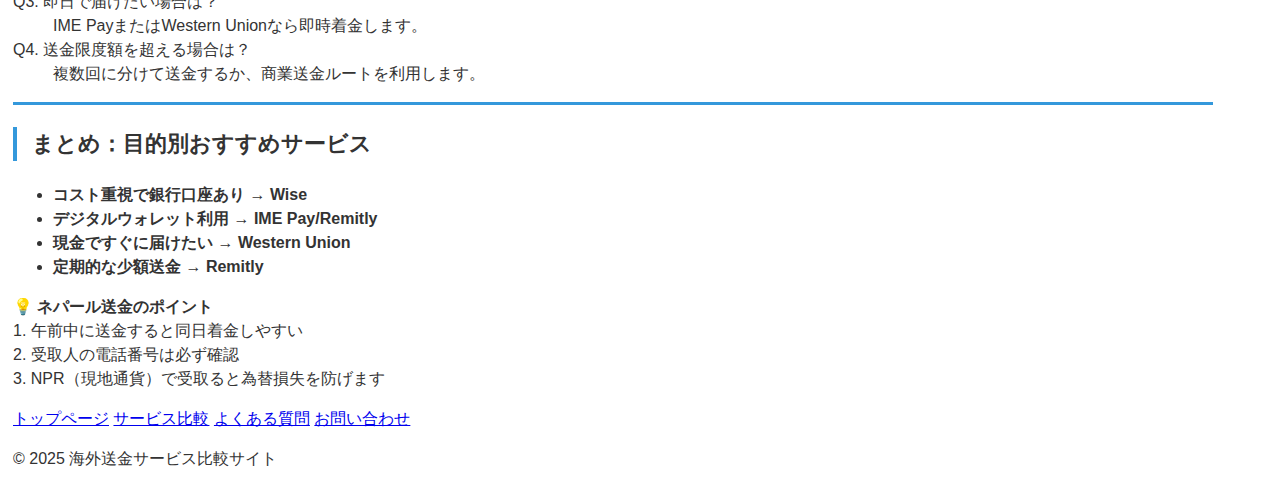
<file: send-money-to-nepal.html>
<!DOCTYPE html>
<html lang="ja">
<head>
  <meta charset="UTF-8">
  <meta name="viewport" content="width=device-width, initial-scale=1.0">
  <title>ネパールへの送金方法とおすすめサービス</title>
  <meta name="description" content="日本からネパールへの送金方法と、Wise・Remitly・IME Pay・Western Unionなどのおすすめ送金サービスを徹底比較。">
  <link rel="stylesheet" href="styles.css">
</head>
<body>

  <div class="full-width-section">
    <div class="container">
      <div class="breadcrumb"><a href="/">トップ</a> &gt; ネパールへの送金</div>
      <h1>ネパールへの送金方法とおすすめサービス</h1>
    </div>
  </div>

  <main>
    <section>
      <p class="service-heading">ネパールへの送金の基本情報</p>
      <p>
        ネパールは海外出稼ぎ労働者が多く、<strong>家族への仕送り</strong>が送金の主要な目的です。<br>
        ネパール中央銀行の規制により、<strong>個人送金は年1,500ドルまで</strong>という制限があります。<br>
        近年では<strong>デジタルウォレット</strong>を利用した送金が増加し、<strong>農村部でも受け取りが可能</strong>になってきました。
      </p>
    </section>

    <hr class="chapter">

    <section>
      <p class="service-heading">ネパールへの送金で人気のサービス比較</p>
      <div class="responsive-table-container">
        <table class="responsive-table">
          <thead>
            <tr>
              <th>サービス名</th>
              <th>手数料</th>
              <th>為替レート</th>
              <th>着金速度</th>
              <th>特徴</th>
            </tr>
          </thead>
          <tbody>
            <tr>
              <td>Wise（ワイズ）</td>
              <td>安い（実費のみ）</td>
              <td>実際の為替レート</td>
              <td>1-2営業日</td>
              <td>銀行口座送金に最適</td>
            </tr>
            <tr>
              <td>Remitly（レミットリー）</td>
              <td>0円〜</td>
              <td>やや高め</td>
              <td>即時〜1日</td>
              <td>IME Payと連携可能</td>
            </tr>
            <tr>
              <td>IME Pay</td>
              <td>固定手数料</td>
              <td>普通</td>
              <td>即時</td>
              <td>ネパール最大のデジタルウォレット</td>
            </tr>
            <tr>
              <td>Western Union</td>
              <td>高め</td>
              <td>レート悪め</td>
              <td>即時</td>
              <td>全土1,200箇所以上で現金受取可</td>
            </tr>
          </tbody>
        </table>
      </div>
    </section>

    <hr class="chapter">

    <section>
      <p class="service-heading">各サービスの詳しい特徴</p>
      <div class="service-card-container">

        <div class="service-card">
          <h3>Wise（ワイズ）</h3>
          <ul>
            <li>ネパールの銀行口座に直接送金</li>
            <li>NPR（ネパールルピー）での受け取り可能</li>
            <li>送金履歴の管理が簡単</li>
          </ul>
        </div>

        <div class="service-card">
          <h3>Remitly（レミットリー）</h3>
          <ul>
            <li>IME Payウォレットへの送金可能</li>
            <li>初回送金無料キャンペーン実施中</li>
            <li>アプリで送金状況を追跡可能</li>
          </ul>
        </div>

        <div class="service-card">
          <h3>IME Pay</h3>
          <ul>
            <li>ネパールで最も利用されているサービス</li>
            <li>銀行口座がなくても利用可能</li>
            <li>即時着金が特徴</li>
          </ul>
        </div>

        <div class="service-card">
          <h3>Western Union</h3>
          <ul>
            <li>ネパール全土の代理店で現金受取可</li>
            <li>緊急時の送金に最適</li>
            <li>身分証提示で受取可能</li>
          </ul>
        </div>

      </div>
    </section>

    <hr class="chapter">

    <section>
      <p class="service-heading">ネパールへの送金に必要な情報</p>
      <ul>
        <li>受取人のフルネーム（パスポート表記）</li>
        <li>送金額と通貨（NPRまたはUSD）</li>
        <li>銀行口座番号またはIME Pay ID</li>
        <li>受取人の携帯電話番号（必須）</li>
        <li>送金目的（「家族支援」など）</li>
      </ul>
      <p class="notice-text">※ネパールでは個人向け送金に年1,500ドルの制限があります（2025年現在）</p>
    </section>

    <hr class="chapter">

    <section>
      <p class="service-heading">よくある質問（FAQ）</p>
      <dl>
        <dt>Q1. 銀行口座がない家族に送金したい</dt>
        <dd>IME PayやWestern Unionで現金受け取りが可能です。</dd>

        <dt>Q2. 最も安く送金する方法は？</dt>
        <dd>Wiseが為替レート・手数料ともに優れています。</dd>

        <dt>Q3. 即日で届けたい場合は？</dt>
        <dd>IME PayまたはWestern Unionなら即時着金します。</dd>

        <dt>Q4. 送金限度額を超える場合は？</dt>
        <dd>複数回に分けて送金するか、商業送金ルートを利用します。</dd>
      </dl>
    </section>

    <hr class="chapter">

    <section>
      <p class="service-heading">まとめ：目的別おすすめサービス</p>
      <ul>
        <li><strong>コスト重視で銀行口座あり → Wise</strong></li>
        <li><strong>デジタルウォレット利用 → IME Pay/Remitly</strong></li>
        <li><strong>現金ですぐに届けたい → Western Union</strong></li>
        <li><strong>定期的な少額送金 → Remitly</strong></li>
      </ul>
      <div class="tip-box">
        <p>💡 <strong>ネパール送金のポイント</strong><br>
        1. 午前中に送金すると同日着金しやすい<br>
        2. 受取人の電話番号は必ず確認<br>
        3. NPR（現地通貨）で受取ると為替損失を防げます</p>
      </div>
    </section>
  </main>

  <footer>
    <div class="footer-nav">
      <a href="/">トップページ</a>
      <a href="/compare">サービス比較</a>
      <a href="/faq">よくある質問</a>
      <a href="/contact">お問い合わせ</a>
    </div>
    <p>&copy; 2025 海外送金サービス比較サイト</p>
  </footer>

</body>
</html>
</file>
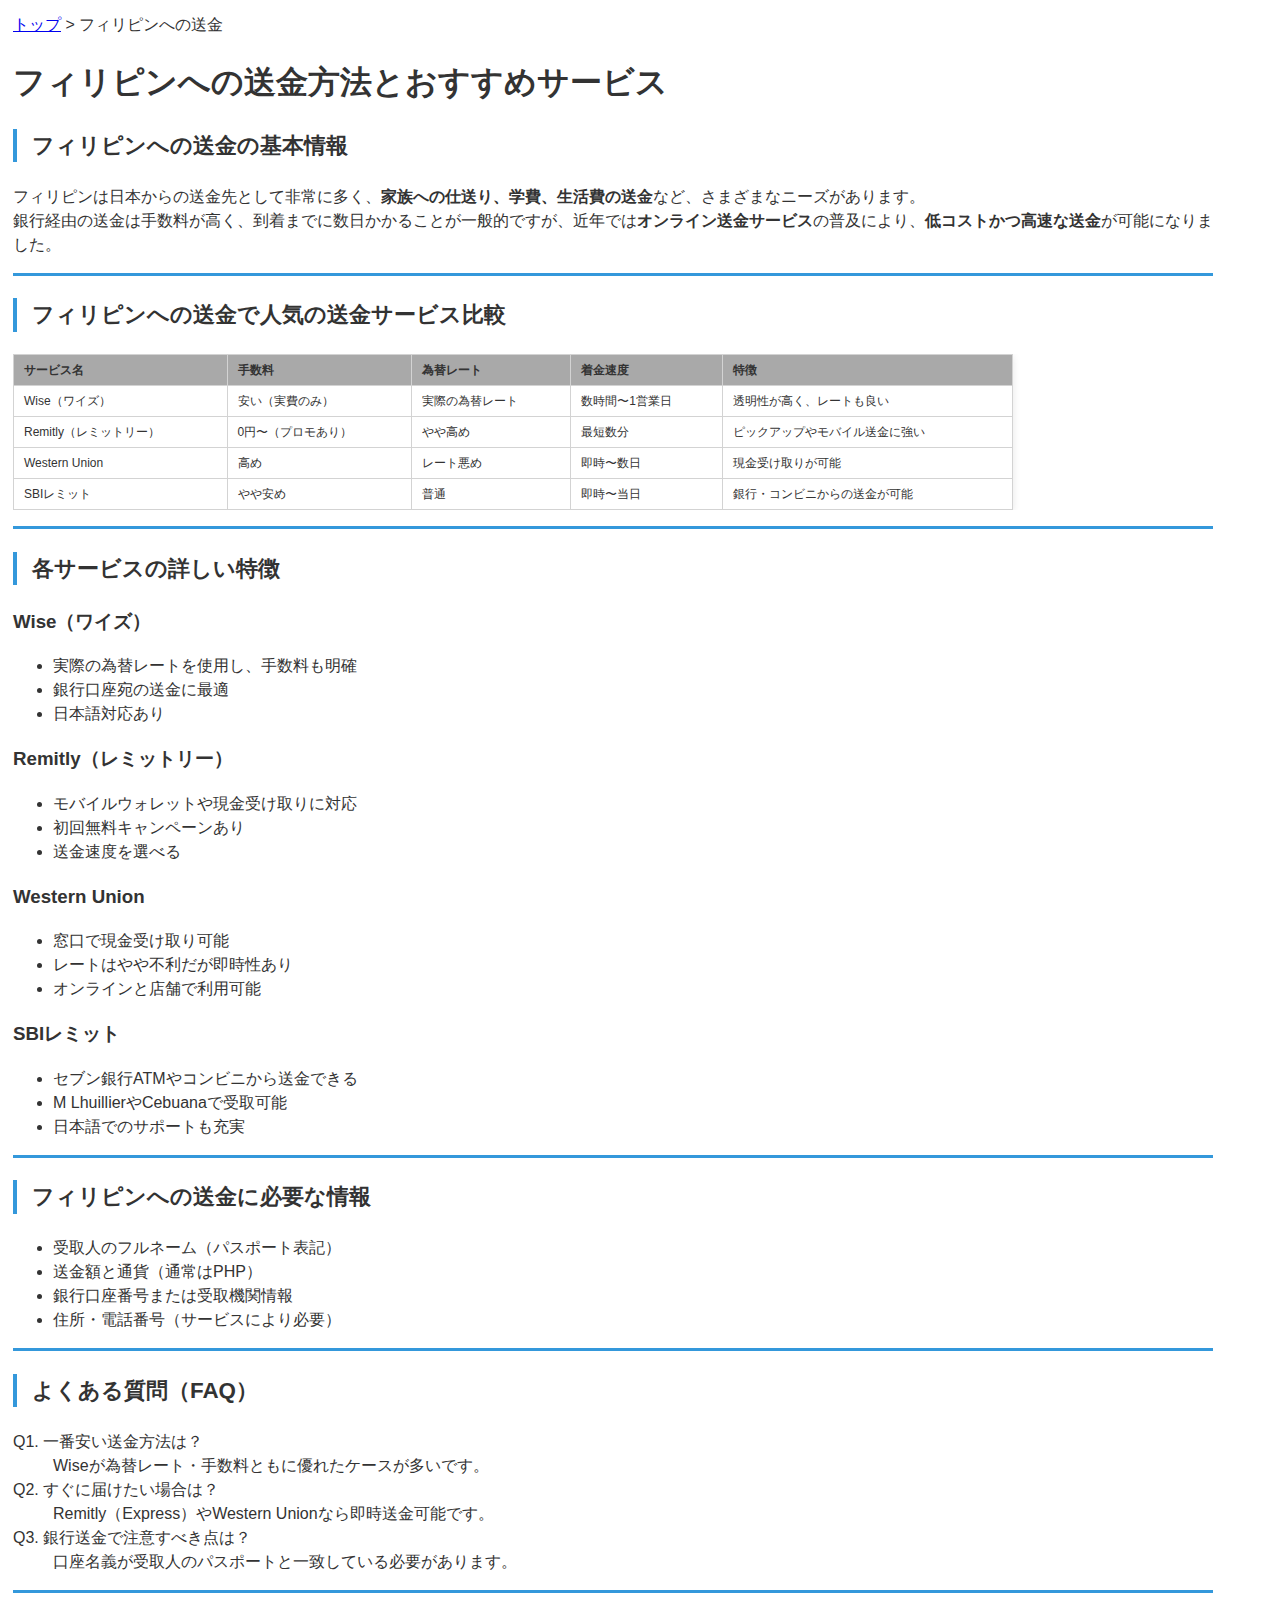
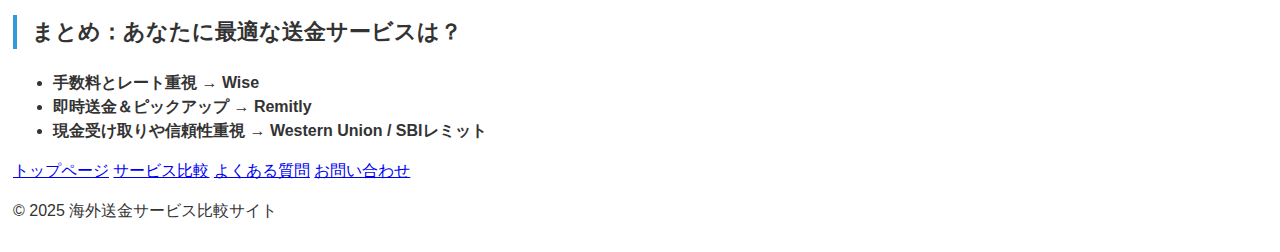
<file: send-money-to-philippines.html>
<!DOCTYPE html>
<html lang="ja">
<head>
  <meta charset="UTF-8">
  <meta name="viewport" content="width=device-width, initial-scale=1.0">
  <title>フィリピンへの送金方法とおすすめサービス</title>
  <meta name="description" content="日本からフィリピンへの送金方法と、Wise・Remitly・Western Unionなどのおすすめ送金サービスを徹底比較。">
  <link rel="stylesheet" href="styles.css">
</head>
<body>

  <div class="full-width-section">
    <div class="container">
      <div class="breadcrumb"><a href="/">トップ</a> &gt; フィリピンへの送金</div>
      <h1>フィリピンへの送金方法とおすすめサービス</h1>
    </div>
  </div>

  <main>
    <section>
      <p class="service-heading">フィリピンへの送金の基本情報</p>
      <p>
        フィリピンは日本からの送金先として非常に多く、<strong>家族への仕送り、学費、生活費の送金</strong>など、さまざまなニーズがあります。<br>
        銀行経由の送金は手数料が高く、到着までに数日かかることが一般的ですが、近年では<strong>オンライン送金サービス</strong>の普及により、<strong>低コストかつ高速な送金</strong>が可能になりました。
      </p>
    </section>

    <hr class="chapter">

    <section>
      <p class="service-heading">フィリピンへの送金で人気の送金サービス比較</p>
      <div class="responsive-table-container">
        <table class="responsive-table">
          <thead>
            <tr>
              <th>サービス名</th>
              <th>手数料</th>
              <th>為替レート</th>
              <th>着金速度</th>
              <th>特徴</th>
            </tr>
          </thead>
          <tbody>
            <tr>
              <td>Wise（ワイズ）</td>
              <td>安い（実費のみ）</td>
              <td>実際の為替レート</td>
              <td>数時間〜1営業日</td>
              <td>透明性が高く、レートも良い</td>
            </tr>
            <tr>
              <td>Remitly（レミットリー）</td>
              <td>0円〜（プロモあり）</td>
              <td>やや高め</td>
              <td>最短数分</td>
              <td>ピックアップやモバイル送金に強い</td>
            </tr>
            <tr>
              <td>Western Union</td>
              <td>高め</td>
              <td>レート悪め</td>
              <td>即時〜数日</td>
              <td>現金受け取りが可能</td>
            </tr>
            <tr>
              <td>SBIレミット</td>
              <td>やや安め</td>
              <td>普通</td>
              <td>即時〜当日</td>
              <td>銀行・コンビニからの送金が可能</td>
            </tr>
          </tbody>
        </table>
      </div>
    </section>

    <hr class="chapter">

    <section>
      <p class="service-heading">各サービスの詳しい特徴</p>
      <div class="service-card-container">

        <div class="service-card">
          <h3>Wise（ワイズ）</h3>
          <ul>
            <li>実際の為替レートを使用し、手数料も明確</li>
            <li>銀行口座宛の送金に最適</li>
            <li>日本語対応あり</li>
          </ul>
        </div>

        <div class="service-card">
          <h3>Remitly（レミットリー）</h3>
          <ul>
            <li>モバイルウォレットや現金受け取りに対応</li>
            <li>初回無料キャンペーンあり</li>
            <li>送金速度を選べる</li>
          </ul>
        </div>

        <div class="service-card">
          <h3>Western Union</h3>
          <ul>
            <li>窓口で現金受け取り可能</li>
            <li>レートはやや不利だが即時性あり</li>
            <li>オンラインと店舗で利用可能</li>
          </ul>
        </div>

        <div class="service-card">
          <h3>SBIレミット</h3>
          <ul>
            <li>セブン銀行ATMやコンビニから送金できる</li>
            <li>M LhuillierやCebuanaで受取可能</li>
            <li>日本語でのサポートも充実</li>
          </ul>
        </div>

      </div>
    </section>

    <hr class="chapter">

    <section>
      <p class="service-heading">フィリピンへの送金に必要な情報</p>
      <ul>
        <li>受取人のフルネーム（パスポート表記）</li>
        <li>送金額と通貨（通常はPHP）</li>
        <li>銀行口座番号または受取機関情報</li>
        <li>住所・電話番号（サービスにより必要）</li>
      </ul>
    </section>

    <hr class="chapter">

    <section>
      <p class="service-heading">よくある質問（FAQ）</p>
      <dl>
        <dt>Q1. 一番安い送金方法は？</dt>
        <dd>Wiseが為替レート・手数料ともに優れたケースが多いです。</dd>

        <dt>Q2. すぐに届けたい場合は？</dt>
        <dd>Remitly（Express）やWestern Unionなら即時送金可能です。</dd>

        <dt>Q3. 銀行送金で注意すべき点は？</dt>
        <dd>口座名義が受取人のパスポートと一致している必要があります。</dd>
      </dl>
    </section>

    <hr class="chapter">

    <section>
      <p class="service-heading">まとめ：あなたに最適な送金サービスは？</p>
      <ul>
        <li><strong>手数料とレート重視 → Wise</strong></li>
        <li><strong>即時送金＆ピックアップ → Remitly</strong></li>
        <li><strong>現金受け取りや信頼性重視 → Western Union / SBIレミット</strong></li>
      </ul>
    </section>
  </main>

  <footer>
    <div class="footer-nav">
      <a href="/">トップページ</a>
      <a href="/compare">サービス比較</a>
      <a href="/faq">よくある質問</a>
      <a href="/contact">お問い合わせ</a>
    </div>
    <p>&copy; 2025 海外送金サービス比較サイト</p>
  </footer>

</body>
</html>
</file>
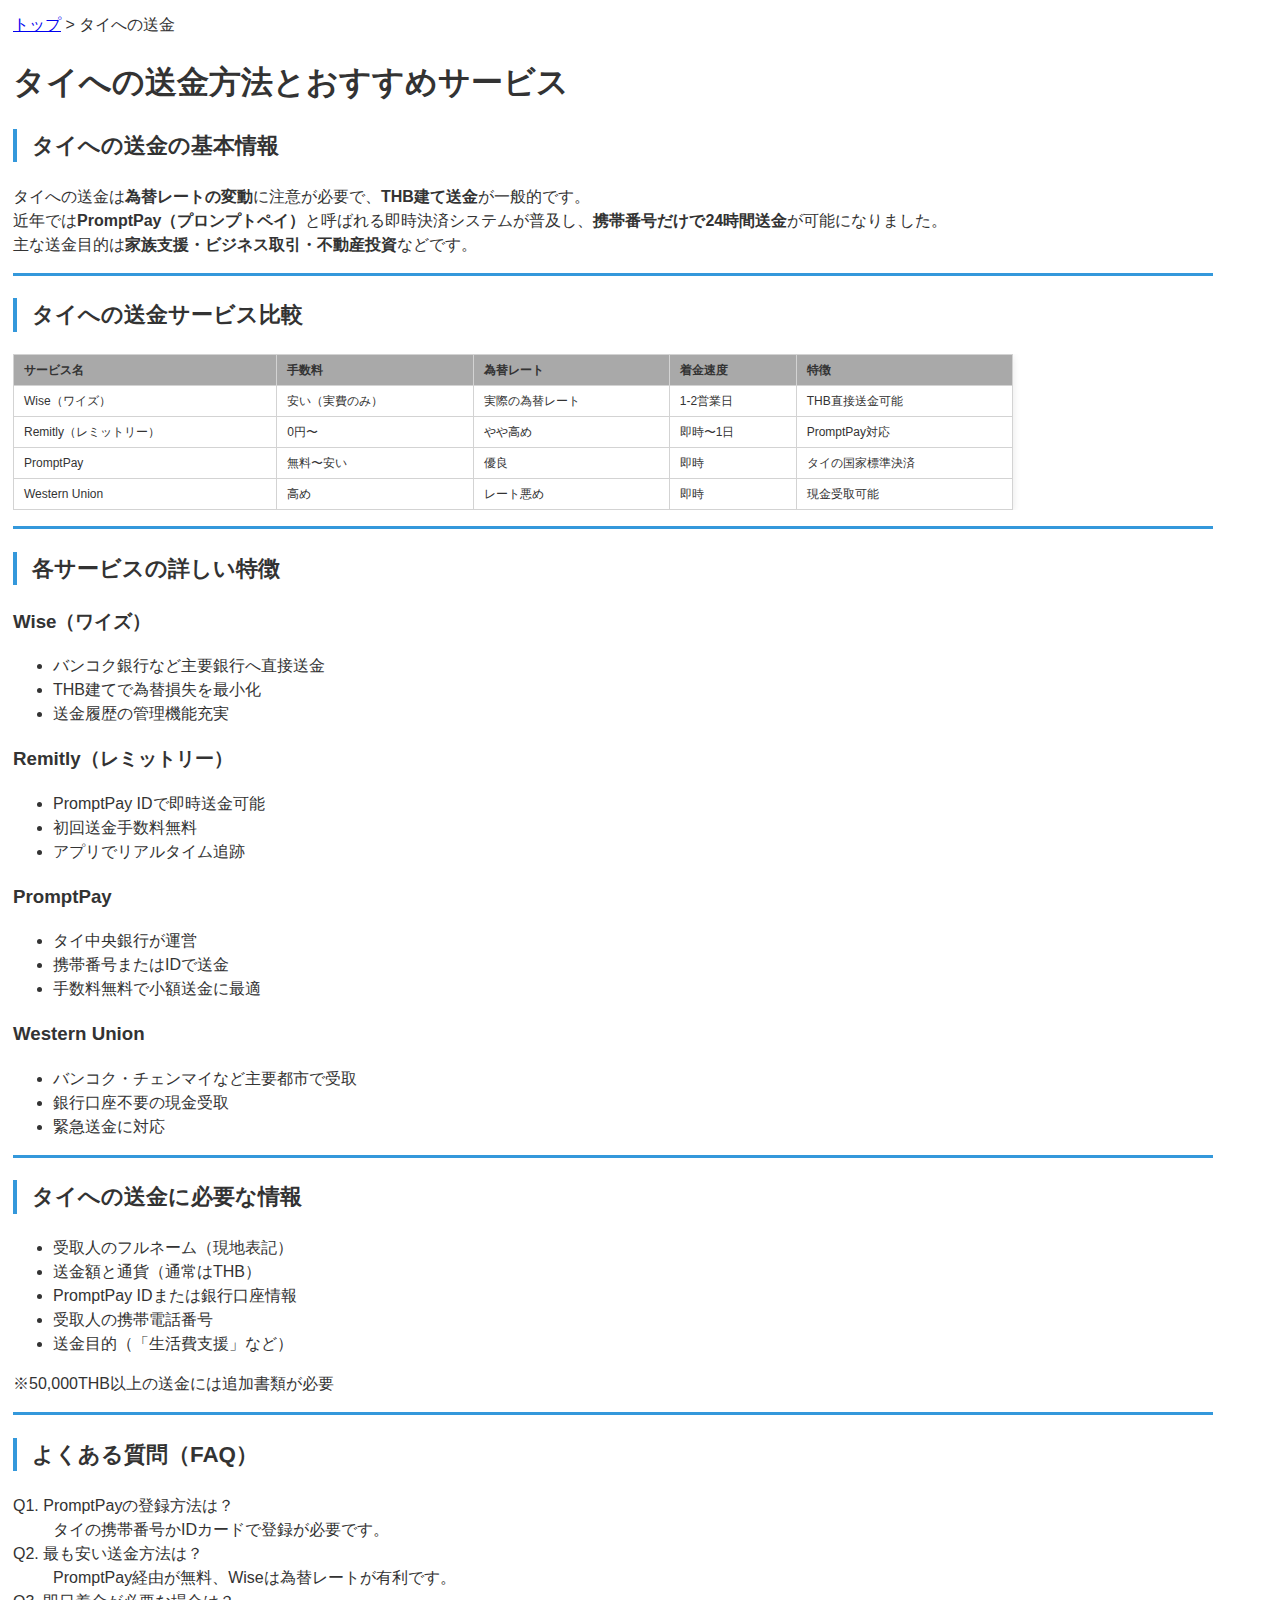
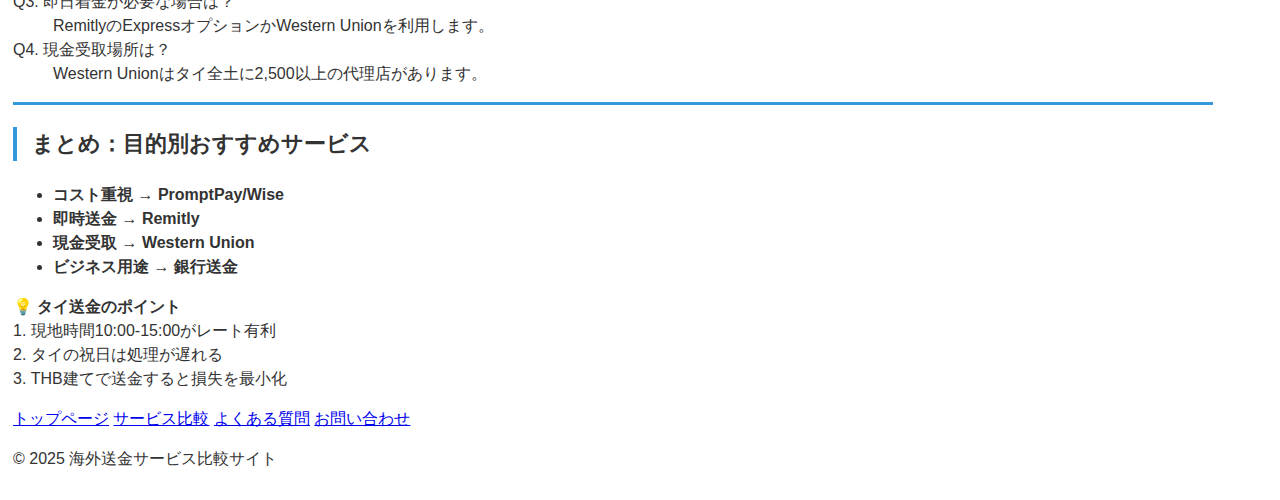
<file: send-money-to-thailand.html>
<!DOCTYPE html>
<html lang="ja">
<head>
  <meta charset="UTF-8">
  <meta name="viewport" content="width=device-width, initial-scale=1.0">
  <title>タイへの送金方法とおすすめサービス</title>
  <meta name="description" content="日本からタイへの送金方法と、Wise・Remitly・PromptPay・Western Unionなどのおすすめ送金サービスを徹底比較。">
  <link rel="stylesheet" href="styles.css">
</head>
<body>

  <div class="full-width-section">
    <div class="container">
      <div class="breadcrumb"><a href="/">トップ</a> &gt; タイへの送金</div>
      <h1>タイへの送金方法とおすすめサービス</h1>
    </div>
  </div>

  <main>
    <section>
      <p class="service-heading">タイへの送金の基本情報</p>
      <p>
        タイへの送金は<strong>為替レートの変動</strong>に注意が必要で、<strong>THB建て送金</strong>が一般的です。<br>
        近年では<strong>PromptPay（プロンプトペイ）</strong>と呼ばれる即時決済システムが普及し、<strong>携帯番号だけで24時間送金</strong>が可能になりました。<br>
        主な送金目的は<strong>家族支援・ビジネス取引・不動産投資</strong>などです。
      </p>
    </section>

    <hr class="chapter">

    <section>
      <p class="service-heading">タイへの送金サービス比較</p>
      <div class="responsive-table-container">
        <table class="responsive-table">
          <thead>
            <tr>
              <th>サービス名</th>
              <th>手数料</th>
              <th>為替レート</th>
              <th>着金速度</th>
              <th>特徴</th>
            </tr>
          </thead>
          <tbody>
            <tr>
              <td>Wise（ワイズ）</td>
              <td>安い（実費のみ）</td>
              <td>実際の為替レート</td>
              <td>1-2営業日</td>
              <td>THB直接送金可能</td>
            </tr>
            <tr>
              <td>Remitly（レミットリー）</td>
              <td>0円〜</td>
              <td>やや高め</td>
              <td>即時〜1日</td>
              <td>PromptPay対応</td>
            </tr>
            <tr>
              <td>PromptPay</td>
              <td>無料〜安い</td>
              <td>優良</td>
              <td>即時</td>
              <td>タイの国家標準決済</td>
            </tr>
            <tr>
              <td>Western Union</td>
              <td>高め</td>
              <td>レート悪め</td>
              <td>即時</td>
              <td>現金受取可能</td>
            </tr>
          </tbody>
        </table>
      </div>
    </section>

    <hr class="chapter">

    <section>
      <p class="service-heading">各サービスの詳しい特徴</p>
      <div class="service-card-container">

        <div class="service-card">
          <h3>Wise（ワイズ）</h3>
          <ul>
            <li>バンコク銀行など主要銀行へ直接送金</li>
            <li>THB建てで為替損失を最小化</li>
            <li>送金履歴の管理機能充実</li>
          </ul>
        </div>

        <div class="service-card">
          <h3>Remitly（レミットリー）</h3>
          <ul>
            <li>PromptPay IDで即時送金可能</li>
            <li>初回送金手数料無料</li>
            <li>アプリでリアルタイム追跡</li>
          </ul>
        </div>

        <div class="service-card">
          <h3>PromptPay</h3>
          <ul>
            <li>タイ中央銀行が運営</li>
            <li>携帯番号またはIDで送金</li>
            <li>手数料無料で小額送金に最適</li>
          </ul>
        </div>

        <div class="service-card">
          <h3>Western Union</h3>
          <ul>
            <li>バンコク・チェンマイなど主要都市で受取</li>
            <li>銀行口座不要の現金受取</li>
            <li>緊急送金に対応</li>
          </ul>
        </div>

      </div>
    </section>

    <hr class="chapter">

    <section>
      <p class="service-heading">タイへの送金に必要な情報</p>
      <ul>
        <li>受取人のフルネーム（現地表記）</li>
        <li>送金額と通貨（通常はTHB）</li>
        <li>PromptPay IDまたは銀行口座情報</li>
        <li>受取人の携帯電話番号</li>
        <li>送金目的（「生活費支援」など）</li>
      </ul>
      <p class="notice-text">※50,000THB以上の送金には追加書類が必要</p>
    </section>

    <hr class="chapter">

    <section>
      <p class="service-heading">よくある質問（FAQ）</p>
      <dl>
        <dt>Q1. PromptPayの登録方法は？</dt>
        <dd>タイの携帯番号かIDカードで登録が必要です。</dd>

        <dt>Q2. 最も安い送金方法は？</dt>
        <dd>PromptPay経由が無料、Wiseは為替レートが有利です。</dd>

        <dt>Q3. 即日着金が必要な場合は？</dt>
        <dd>RemitlyのExpressオプションかWestern Unionを利用します。</dd>

        <dt>Q4. 現金受取場所は？</dt>
        <dd>Western Unionはタイ全土に2,500以上の代理店があります。</dd>
      </dl>
    </section>

    <hr class="chapter">

    <section>
      <p class="service-heading">まとめ：目的別おすすめサービス</p>
      <ul>
        <li><strong>コスト重視 → PromptPay/Wise</strong></li>
        <li><strong>即時送金 → Remitly</strong></li>
        <li><strong>現金受取 → Western Union</strong></li>
        <li><strong>ビジネス用途 → 銀行送金</strong></li>
      </ul>
      <div class="tip-box">
        <p>💡 <strong>タイ送金のポイント</strong><br>
        1. 現地時間10:00-15:00がレート有利<br>
        2. タイの祝日は処理が遅れる<br>
        3. THB建てで送金すると損失を最小化</p>
      </div>
    </section>
  </main>

  <footer>
    <div class="footer-nav">
      <a href="/">トップページ</a>
      <a href="/compare">サービス比較</a>
      <a href="/faq">よくある質問</a>
      <a href="/contact">お問い合わせ</a>
    </div>
    <p>&copy; 2025 海外送金サービス比較サイト</p>
  </footer>

</body>
</html>
</file>
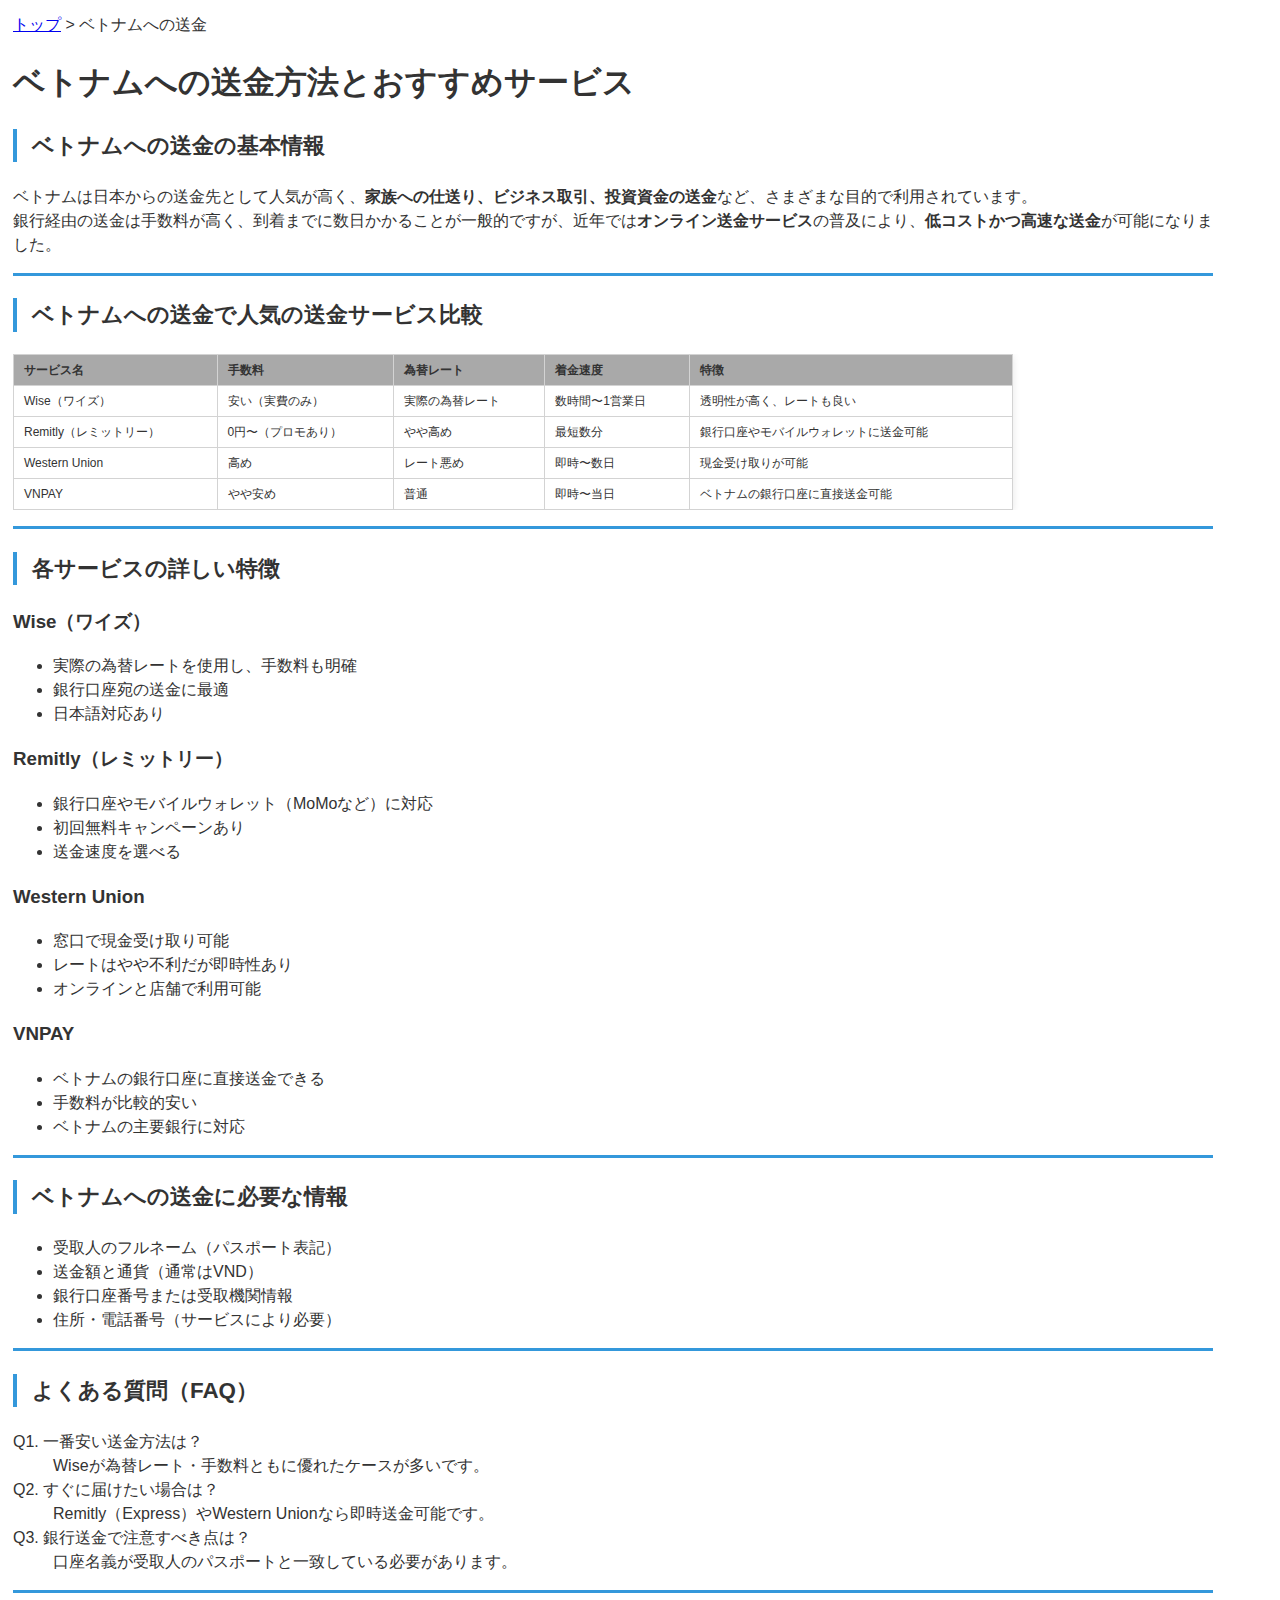
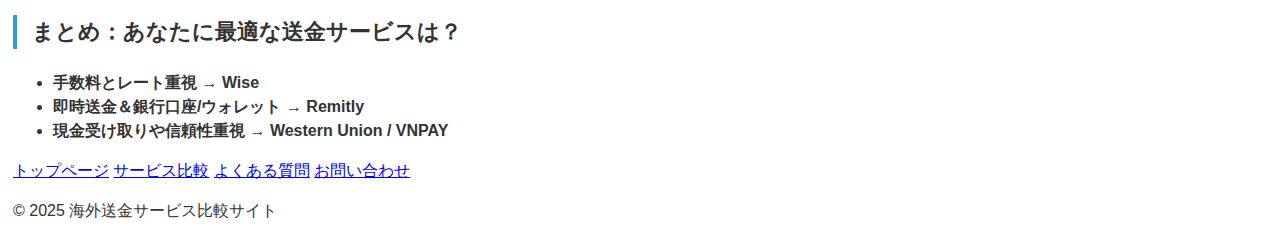
<file: send-money-to-vietnam.html>
<!DOCTYPE html>
<html lang="ja">
<head>
  <meta charset="UTF-8">
  <meta name="viewport" content="width=device-width, initial-scale=1.0">
  <title>ベトナムへの送金方法とおすすめサービス</title>
  <meta name="description" content="日本からベトナムへの送金方法と、Wise・Remitly・Western Unionなどのおすすめ送金サービスを徹底比較。">
  <link rel="stylesheet" href="styles.css">
</head>
<body>

  <div class="full-width-section">
    <div class="container">
      <div class="breadcrumb"><a href="/">トップ</a> &gt; ベトナムへの送金</div>
      <h1>ベトナムへの送金方法とおすすめサービス</h1>
    </div>
  </div>

  <main>
    <section>
      <p class="service-heading">ベトナムへの送金の基本情報</p>
      <p>
        ベトナムは日本からの送金先として人気が高く、<strong>家族への仕送り、ビジネス取引、投資資金の送金</strong>など、さまざまな目的で利用されています。<br>
        銀行経由の送金は手数料が高く、到着までに数日かかることが一般的ですが、近年では<strong>オンライン送金サービス</strong>の普及により、<strong>低コストかつ高速な送金</strong>が可能になりました。
      </p>
    </section>

    <hr class="chapter">

    <section>
      <p class="service-heading">ベトナムへの送金で人気の送金サービス比較</p>
      <div class="responsive-table-container">
        <table class="responsive-table">
          <thead>
            <tr>
              <th>サービス名</th>
              <th>手数料</th>
              <th>為替レート</th>
              <th>着金速度</th>
              <th>特徴</th>
            </tr>
          </thead>
          <tbody>
            <tr>
              <td>Wise（ワイズ）</td>
              <td>安い（実費のみ）</td>
              <td>実際の為替レート</td>
              <td>数時間〜1営業日</td>
              <td>透明性が高く、レートも良い</td>
            </tr>
            <tr>
              <td>Remitly（レミットリー）</td>
              <td>0円〜（プロモあり）</td>
              <td>やや高め</td>
              <td>最短数分</td>
              <td>銀行口座やモバイルウォレットに送金可能</td>
            </tr>
            <tr>
              <td>Western Union</td>
              <td>高め</td>
              <td>レート悪め</td>
              <td>即時〜数日</td>
              <td>現金受け取りが可能</td>
            </tr>
            <tr>
              <td>VNPAY</td>
              <td>やや安め</td>
              <td>普通</td>
              <td>即時〜当日</td>
              <td>ベトナムの銀行口座に直接送金可能</td>
            </tr>
          </tbody>
        </table>
      </div>
    </section>

    <hr class="chapter">

    <section>
      <p class="service-heading">各サービスの詳しい特徴</p>
      <div class="service-card-container">

        <div class="service-card">
          <h3>Wise（ワイズ）</h3>
          <ul>
            <li>実際の為替レートを使用し、手数料も明確</li>
            <li>銀行口座宛の送金に最適</li>
            <li>日本語対応あり</li>
          </ul>
        </div>

        <div class="service-card">
          <h3>Remitly（レミットリー）</h3>
          <ul>
            <li>銀行口座やモバイルウォレット（MoMoなど）に対応</li>
            <li>初回無料キャンペーンあり</li>
            <li>送金速度を選べる</li>
          </ul>
        </div>

        <div class="service-card">
          <h3>Western Union</h3>
          <ul>
            <li>窓口で現金受け取り可能</li>
            <li>レートはやや不利だが即時性あり</li>
            <li>オンラインと店舗で利用可能</li>
          </ul>
        </div>

        <div class="service-card">
          <h3>VNPAY</h3>
          <ul>
            <li>ベトナムの銀行口座に直接送金できる</li>
            <li>手数料が比較的安い</li>
            <li>ベトナムの主要銀行に対応</li>
          </ul>
        </div>

      </div>
    </section>

    <hr class="chapter">

    <section>
      <p class="service-heading">ベトナムへの送金に必要な情報</p>
      <ul>
        <li>受取人のフルネーム（パスポート表記）</li>
        <li>送金額と通貨（通常はVND）</li>
        <li>銀行口座番号または受取機関情報</li>
        <li>住所・電話番号（サービスにより必要）</li>
      </ul>
    </section>

    <hr class="chapter">

    <section>
      <p class="service-heading">よくある質問（FAQ）</p>
      <dl>
        <dt>Q1. 一番安い送金方法は？</dt>
        <dd>Wiseが為替レート・手数料ともに優れたケースが多いです。</dd>

        <dt>Q2. すぐに届けたい場合は？</dt>
        <dd>Remitly（Express）やWestern Unionなら即時送金可能です。</dd>

        <dt>Q3. 銀行送金で注意すべき点は？</dt>
        <dd>口座名義が受取人のパスポートと一致している必要があります。</dd>
      </dl>
    </section>

    <hr class="chapter">

    <section>
      <p class="service-heading">まとめ：あなたに最適な送金サービスは？</p>
      <ul>
        <li><strong>手数料とレート重視 → Wise</strong></li>
        <li><strong>即時送金＆銀行口座/ウォレット → Remitly</strong></li>
        <li><strong>現金受け取りや信頼性重視 → Western Union / VNPAY</strong></li>
      </ul>
    </section>
  </main>

  <footer>
    <div class="footer-nav">
      <a href="/">トップページ</a>
      <a href="/compare">サービス比較</a>
      <a href="/faq">よくある質問</a>
      <a href="/contact">お問い合わせ</a>
    </div>
    <p>&copy; 2025 海外送金サービス比較サイト</p>
  </footer>

</body>
</html>
</file>
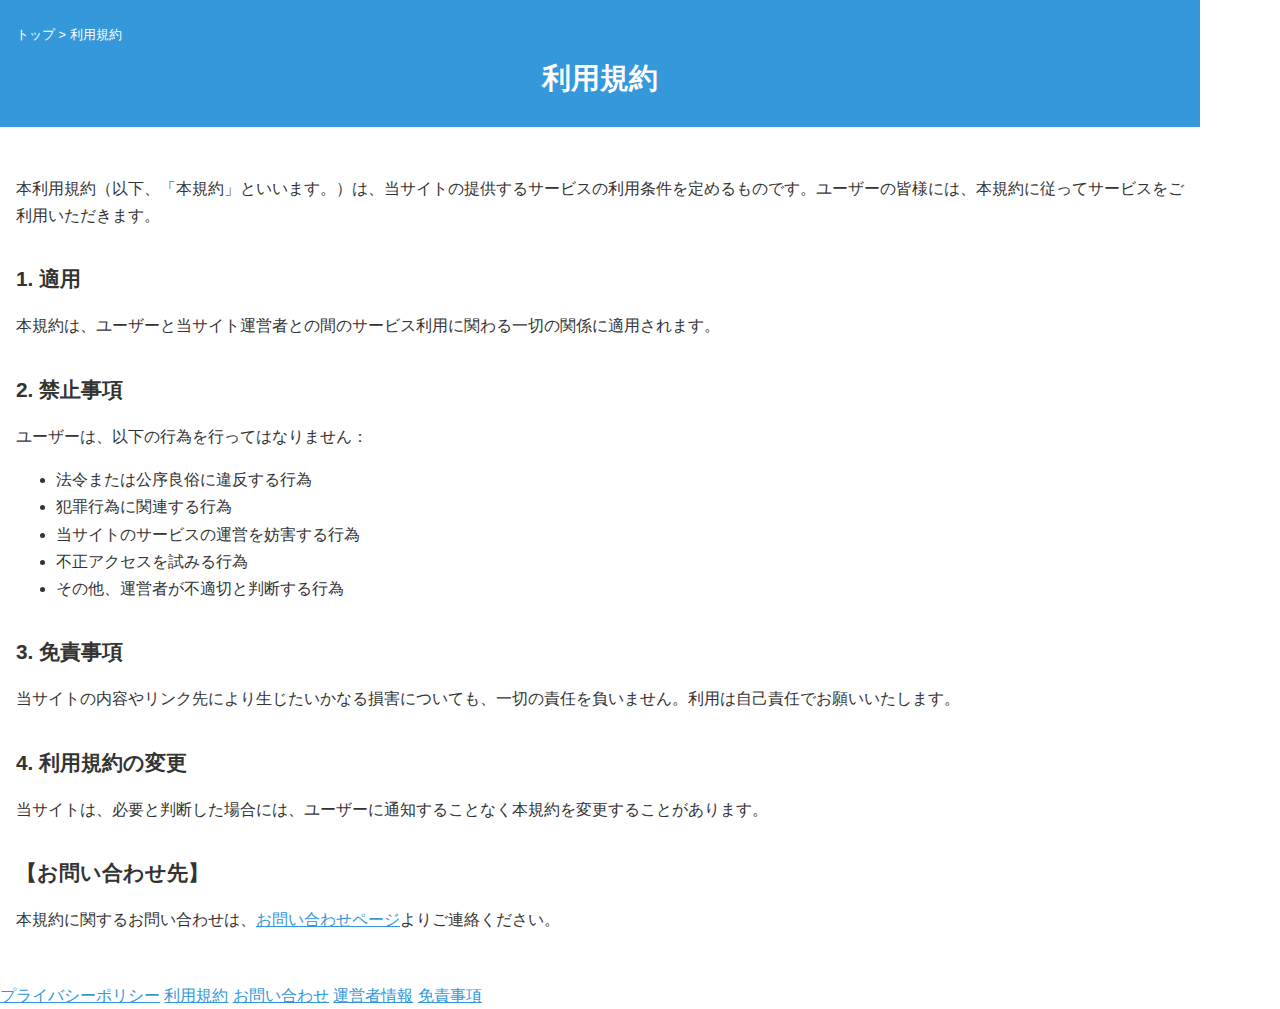
<file: terms.html>
<!DOCTYPE html>
<html lang="ja">
<head>
  <meta charset="UTF-8" />
  <meta name="viewport" content="width=device-width, initial-scale=1.0"/>
  <title>利用規約</title>
  <link rel="stylesheet" href="styles.css" />
  <style>
    html, body {
      overflow-x: hidden;
      font-family: sans-serif;
      line-height: 1.7;
      margin: 0;
      padding: 0;
      background-color: #fff;
    }

    .header-section {
      background-color: #3498db;
      color: #fff;
      padding: 1.5rem 1rem;
      width: 100%;
      box-sizing: border-box;
    }

    .header-container {
      width: 100%;
    }

    .breadcrumb {
      font-size: 0.8rem;
      margin-bottom: 0.5rem;
      text-align: left;
    }

    .breadcrumb a {
      color: #fff;
      text-decoration: none;
    }

    .breadcrumb a:hover {
      text-decoration: underline;
    }

    h1 {
      font-size: 1.8rem;
      margin: 0;
      text-align: center;
      width: 100%;
    }

    .content {
      padding: 2rem 1rem;
      width: 100%;
      box-sizing: border-box;
    }

    h2 {
      font-size: 1.3rem;
      margin-top: 2rem;
    }

    a {
      color: #3498db;
      text-decoration: underline;
    }

    a:hover {
      text-decoration: none;
    }

    p {
      margin-top: 1rem;
    }
  </style>
</head>
<body>

  <div class="header-section">
    <div class="header-container">
      <div class="breadcrumb">
        <a href="/">トップ</a> &gt; 利用規約
      </div>
      <h1>利用規約</h1>
    </div>
  </div>

  <div class="content">
    <p>本利用規約（以下、「本規約」といいます。）は、当サイトの提供するサービスの利用条件を定めるものです。ユーザーの皆様には、本規約に従ってサービスをご利用いただきます。</p>

    <h2>1. 適用</h2>
    <p>本規約は、ユーザーと当サイト運営者との間のサービス利用に関わる一切の関係に適用されます。</p>

    <h2>2. 禁止事項</h2>
    <p>ユーザーは、以下の行為を行ってはなりません：</p>
    <ul>
      <li>法令または公序良俗に違反する行為</li>
      <li>犯罪行為に関連する行為</li>
      <li>当サイトのサービスの運営を妨害する行為</li>
      <li>不正アクセスを試みる行為</li>
      <li>その他、運営者が不適切と判断する行為</li>
    </ul>

    <h2>3. 免責事項</h2>
    <p>当サイトの内容やリンク先により生じたいかなる損害についても、一切の責任を負いません。利用は自己責任でお願いいたします。</p>

    <h2>4. 利用規約の変更</h2>
    <p>当サイトは、必要と判断した場合には、ユーザーに通知することなく本規約を変更することがあります。</p>

    <h2>【お問い合わせ先】</h2>
    <p>本規約に関するお問い合わせは、<a href="/contact">お問い合わせページ</a>よりご連絡ください。</p>
  </div>

  <footer>
    <div class="footer-nav">
      <a href="/privacy-policy.html">プライバシーポリシー</a>
      <a href="/terms.html">利用規約</a>
      <a href="#campaign">お問い合わせ</a>
      <a href="#faq">運営者情報</a>
      <a href="/disclaimer.html">免責事項</a>
    </div>
  </footer>
</body>
</html>
</file>
<file: styles.css>
/* スタイルを定義 */
body {
 font-family: 'Segoe UI', Tahoma, Geneva, Verdana, sans-serif;
 line-height: 1.5;
 color: #333;
 max-width: 1200px;
 margin: 0;
 padding: 13px;
}

h2 {
  font-size: 1.2em;
  margin: 0;
  padding: 0;
}

/* CSSに追加 */
p.service-heading {
  border-left: 4px solid #3498db;
  padding-left: 15px;
  font-weight: bold;
  font-size: 1.4em;
  margin: 1em 0;
  color: #333;
}

.custom-list {
  list-style: none;
  background-color: #3498db;
  padding: 15px;
  margin: 30px 0;
  border-radius: 5px;
}
.custom-list h3 {
  margin: 0 0 8px 0; /* 上 | 右 | 下 | 左 */
  padding: 0;
}
.custom-list hr.section {
  margin: 8px 0; /* 上下の余白を8pxに */
  height: 3px;
  border: none;
  background-color: #607D8B;
}
.custom-list li {
  background-color: white;
  margin: 10px;
  position: relative; /* ::before 擬似要素の位置調整用 */
  padding-left: 20px; /* ◆マークのためのスペース */
}

.custom-list li::before {
  content: "◆";
  position: absolute;
  left: 5px;
  color: #3498db;
}

/* 章区切り */
.chapter {
  margin-top: 0.2em;
  /* 太さを2ピクセルに設定 */
  height: 3px;
  /* デフォルトのボーダーを削除 */
  border: none;
  /* 線の色を設定 */
  background-color: #3498db;
}
.section {
  /* 太さを2ピクセルに設定 */
  height: 3px;
  /* デフォルトのボーダーを削除 */
  border: none;
  /* 線の色を設定 */
  background-color: #607D8B;
}

/* 全テーブル基本設定 */
table {
  margin: 2rem auto;  /* 上下に余白、左右自動で中央寄せ */
  border-collapse: collapse;
  width: 90%;        /* 適切な幅に調整 */
  max-width: 1000px; /* 最大幅を制限 */
  box-shadow: 0 2px 8px rgba(0,0,0,0.1); /* 軽い影 */
}

/* モバイル対応 */
@media (max-width: 768px) {
  table {
    width: 98%;
    margin: 1rem auto;
    font-size: 0.9em;
  }
}

.table-scroll-container {
  width: 100%;
  overflow-x: auto; /* 横スクロールを有効化 */
  -webkit-overflow-scrolling: touch; /* iOSでスムーズスクロール */
  margin: 20px 0;
  border: 1px solid #ddd; /* オプションの境界線 */
  border-radius: 4px; /* 角丸 */
  box-shadow: 0 2px 4px rgba(0,0,0,0.1); /* 影 */
}

.responsive-table-container {
  width: 100%;
  overflow-x: auto;
  -webkit-overflow-scrolling: touch; /* iOSでのスクロールをスムーズに */
  margin: 1rem 0;
}

.responsive-table {
  font-size: 12px;
  width: 100%;
  margin: 0;
  border-collapse: collapse;
  white-space: nowrap; /* セル内のテキストを折り返さない */
}

.responsive-table th, 
.responsive-table td {
  padding: 6px 10px;
  text-align: left;
  border: 1px solid #D3D3D3;
}

.responsive-table th {
  background-color: #A9A9A9;
  font-weight: 600;
}
</file>
